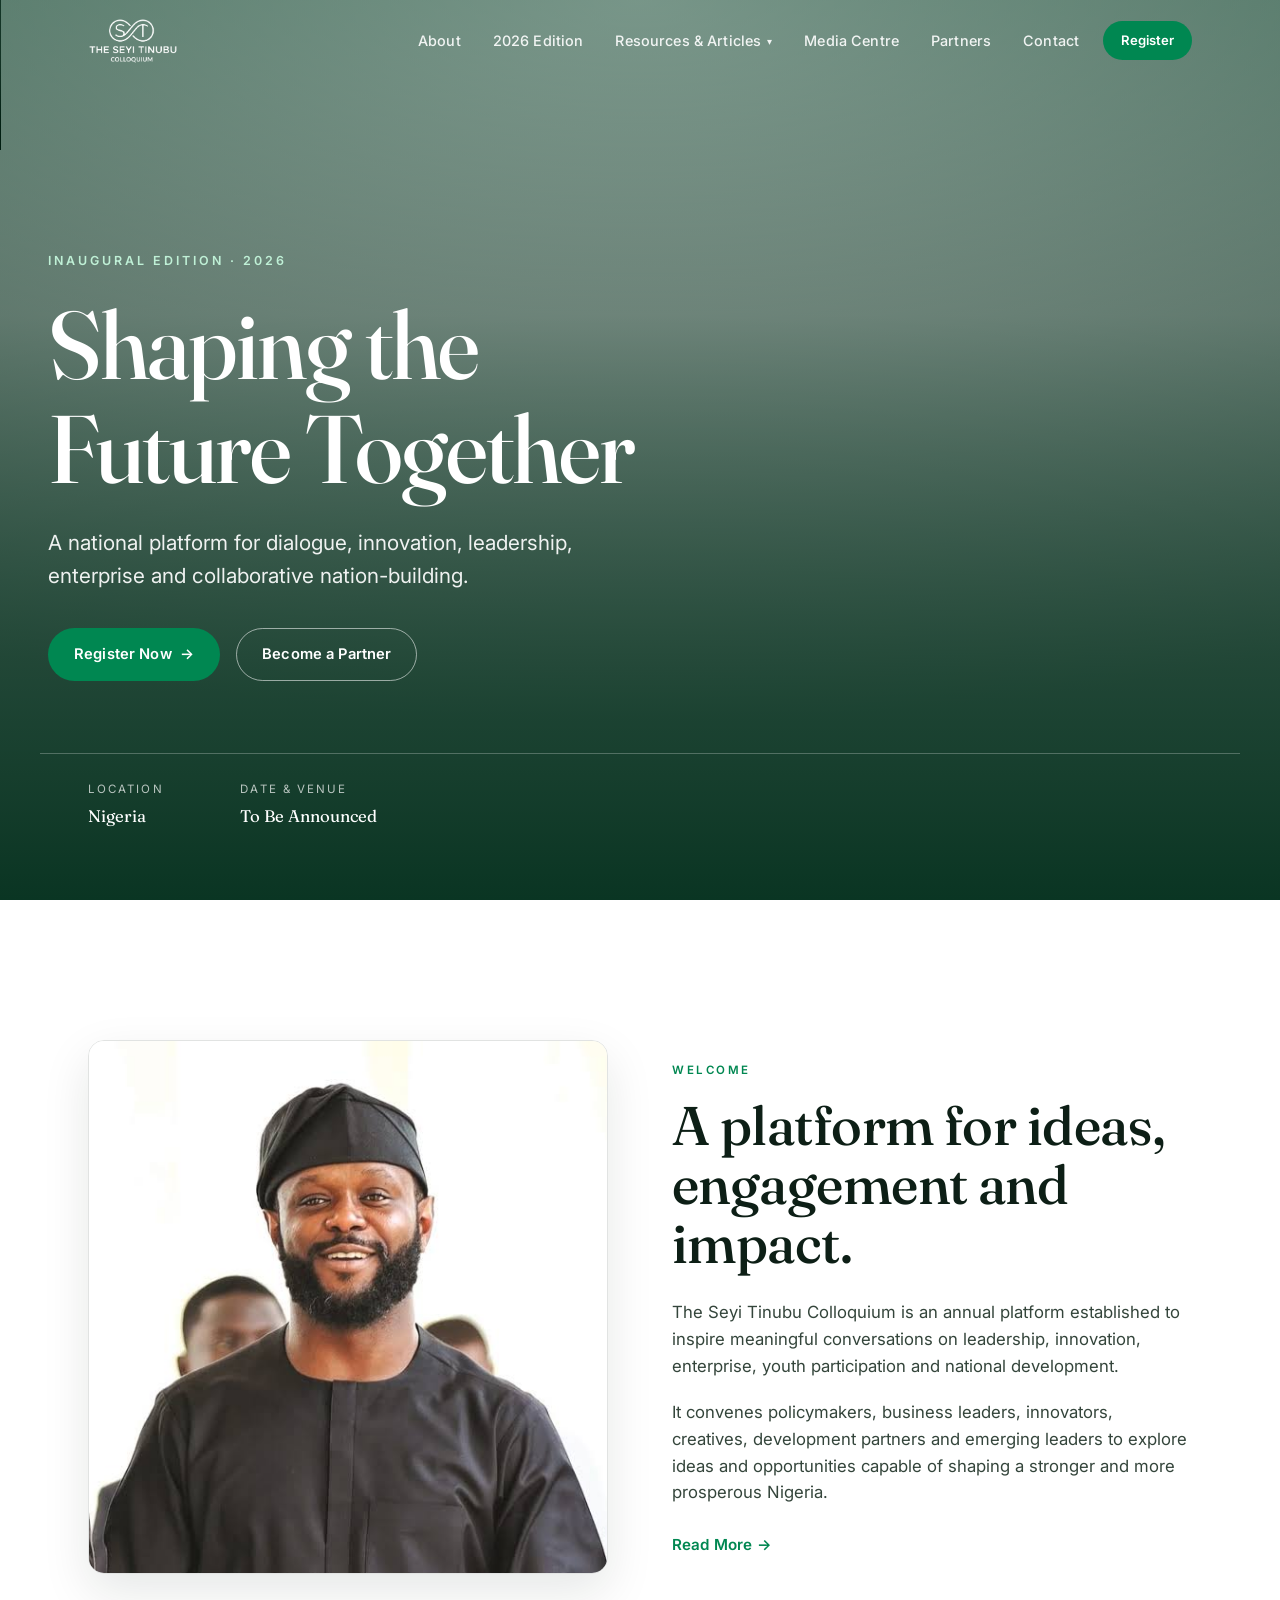
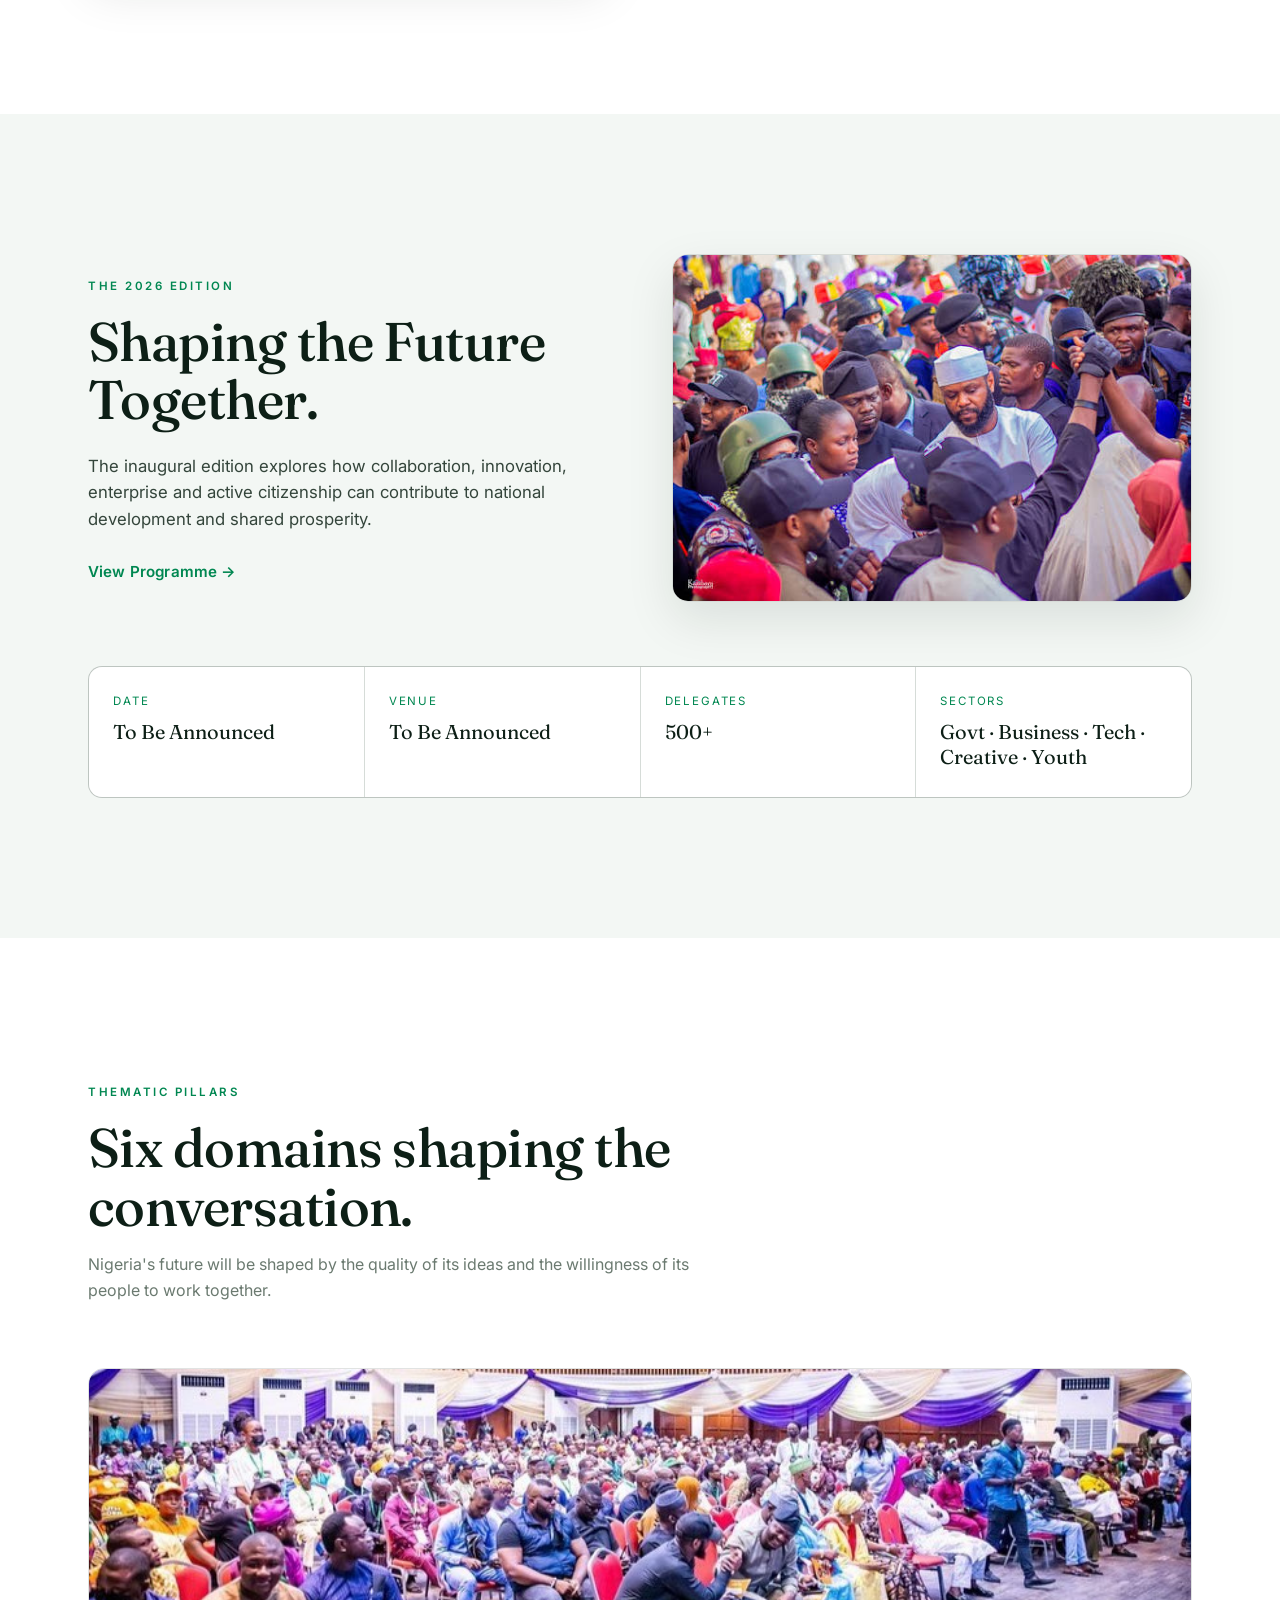
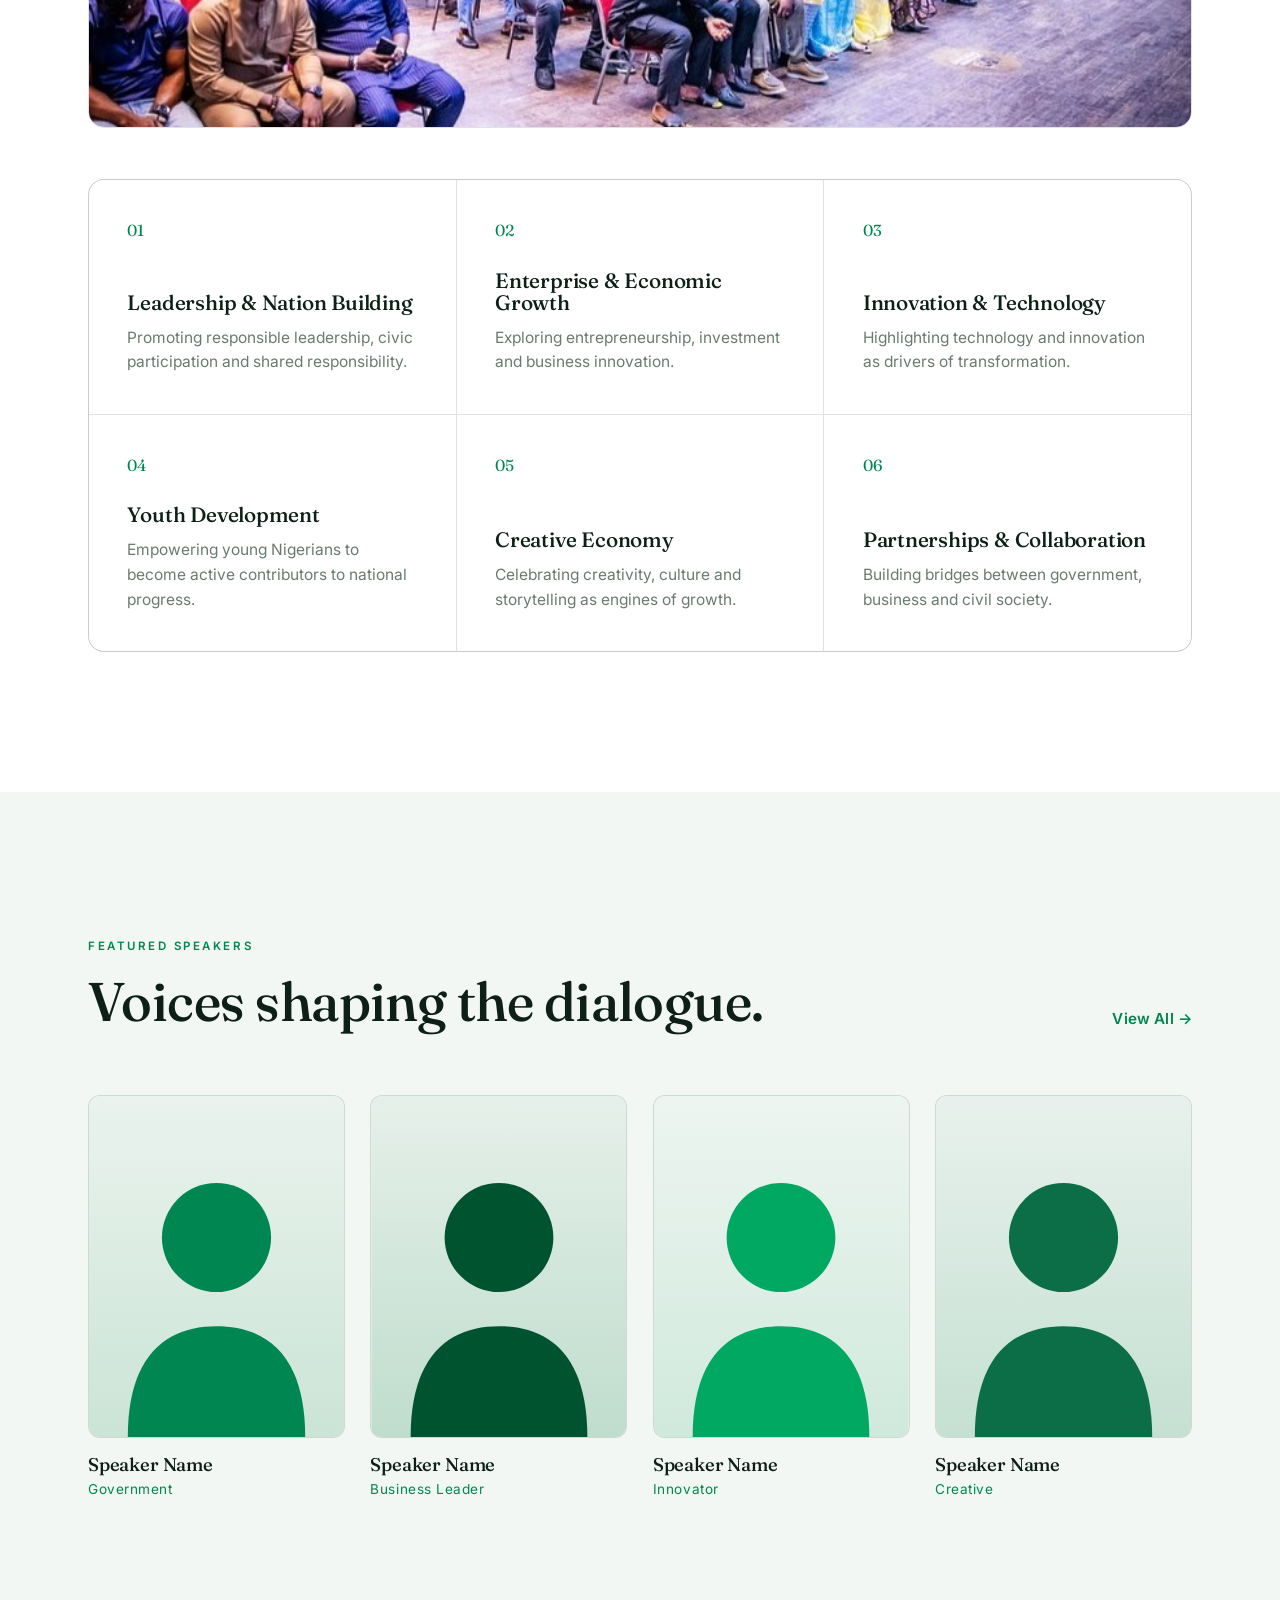
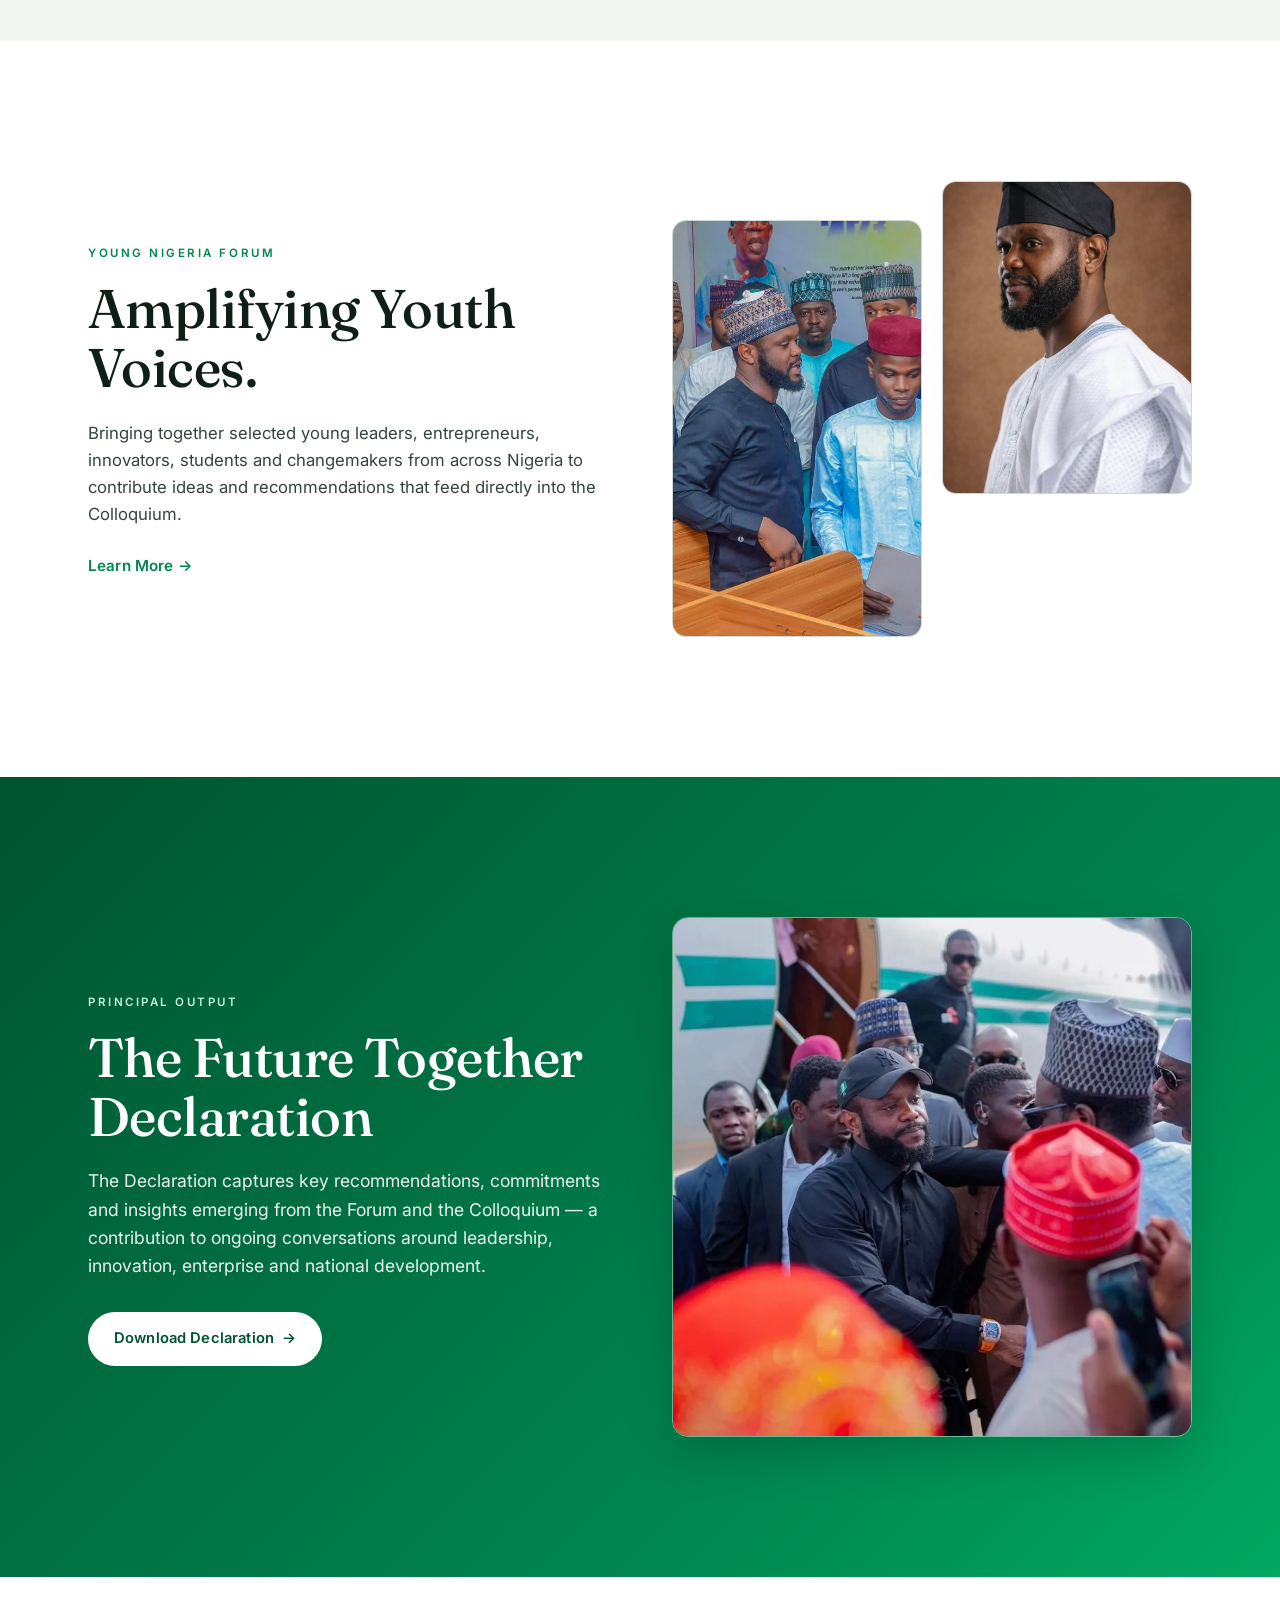
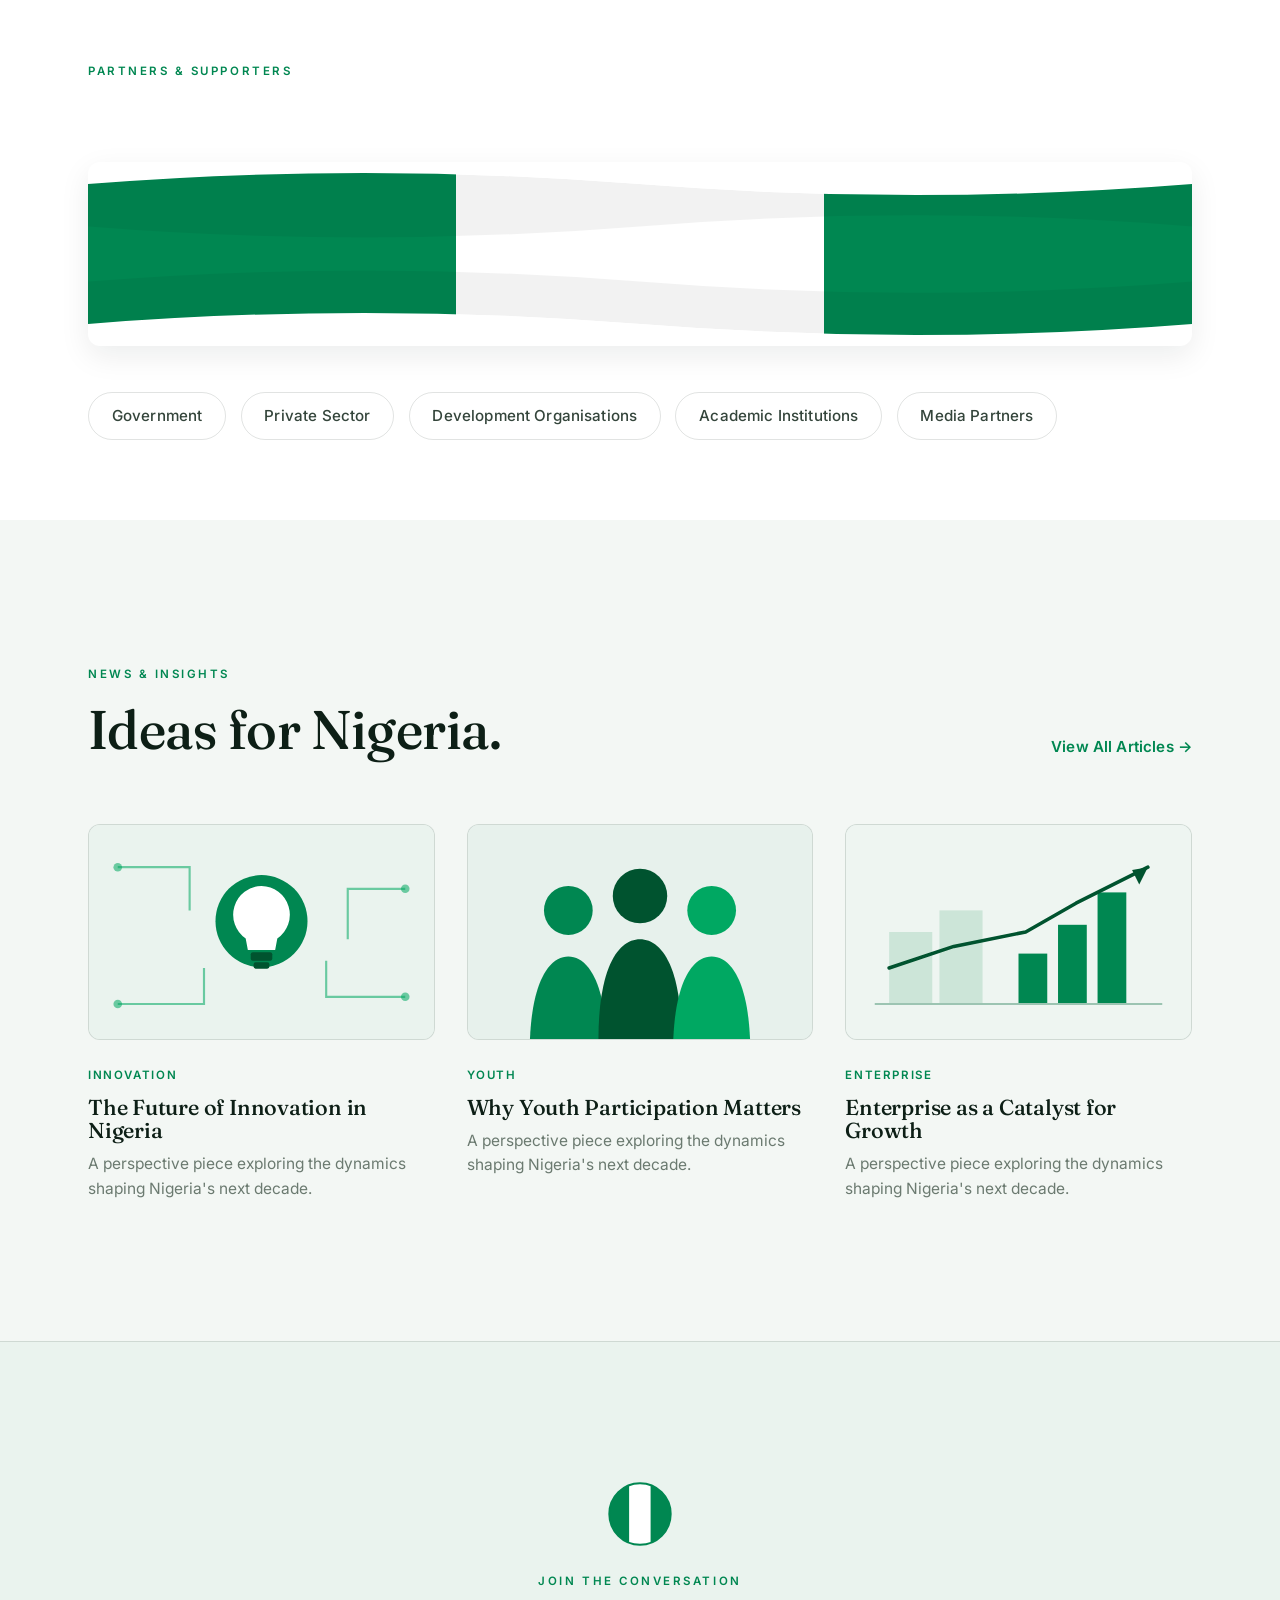
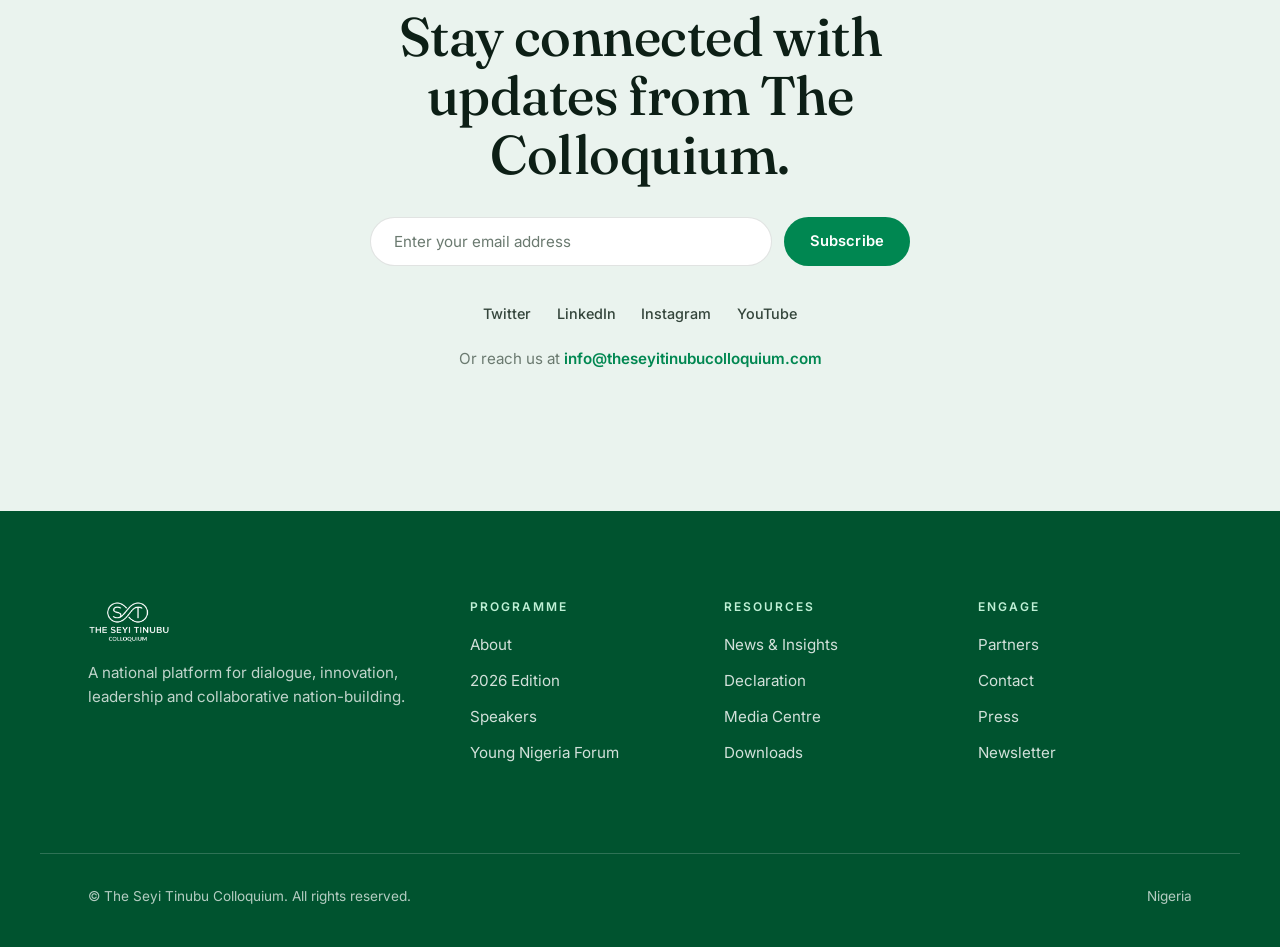
<file: index.html>
<!DOCTYPE html>
<html lang="en">
<head>
  <meta charset="UTF-8" />
  <meta name="viewport" content="width=device-width, initial-scale=1.0" />
  <title>The Seyi Tinubu Colloquium — Shaping the Future Together</title>
  <meta name="author" content="The Seyi Tinubu Colloquium" />
  <meta name="description" content="A national platform for dialogue, innovation, leadership, enterprise and collaborative nation-building." />
  <meta property="og:title" content="The Seyi Tinubu Colloquium" />
  <meta property="og:description" content="A national platform for dialogue, innovation, leadership, enterprise and collaborative nation-building." />
  <meta property="og:type" content="website" />
  <link rel="preconnect" href="https://fonts.googleapis.com" />
  <link rel="preconnect" href="https://fonts.gstatic.com" crossorigin />
  <link href="https://fonts.googleapis.com/css2?family=Fraunces:opsz,wght@9..144,400;9..144,500;9..144,600;9..144,700&family=Inter:wght@300;400;500;600;700&display=swap" rel="stylesheet" />
  <link rel="stylesheet" href="styles.css" />
</head>
<body>

  <!-- ===== Header / Nav ===== -->
  <header class="site-header" id="siteHeader">
    <div class="container nav-inner">
      <a href="#top" class="brand">
        <img class="brand-logo" src="assets/logo-trim.png" alt="The Seyi Tinubu Colloquium" />
      </a>

      <nav class="main-nav" id="mainNav">
        <a href="about.html">About</a>
        <a href="#programme">2026 Edition</a>
        <div class="nav-dd">
          <button type="button" class="nav-dd-trigger" aria-expanded="false" aria-haspopup="true">Resources &amp; Articles <span class="dd-caret" aria-hidden="true">▾</span></button>
          <div class="nav-dd-menu">
            <a href="#forum">Young Nigeria Forum</a>
            <a href="#declaration">Future Together Declaration</a>
            <a href="#news">Ideas For Nigeria</a>
          </div>
        </div>
        <a href="#">Media Centre</a>
        <a href="#partners">Partners</a>
        <a href="mailto:info@theseyitinubucolloquium.com">Contact</a>
      </nav>

      <div class="nav-actions">
        <a href="#register" class="btn btn-solid btn-sm">Register</a>
        <button class="nav-toggle" id="navToggle" aria-label="Toggle menu" aria-expanded="false">
          <span></span><span></span><span></span>
        </button>
      </div>
    </div>
  </header>
  <div class="nav-backdrop" id="navBackdrop" aria-hidden="true"></div>

  <!-- ===== Hero ===== -->
  <section class="hero" id="top">
    <div class="hero-media">

<video controls autoplay loop>
  <source src="assets/Seyi Tinubu Logo Animation_1.mp4" type="video/mp4">
</video>


<!-- <iframe width="853" height="480" src="https://www.youtube.com/embed/wetOPYiI0G4" title="10 INTERESTING FACTS ABOUT NIGERIA" frameborder="0" allow="accelerometer; autoplay; clipboard-write; encrypted-media; gyroscope; picture-in-picture; web-share" referrerpolicy="strict-origin-when-cross-origin" allowfullscreen></iframe> -->


      <!-- <iframe
        src="https://www.youtube.com/embed/wetOPYiI0G4?listType=playlist&list=PLOXw6I10VTv9Wp_e2N_n7m4&autoplay=1&mute=1&controls=0&loop=1&modestbranding=1&playsinline=1&rel=0&showinfo=0&iv_load_policy=3&disablekb=1"
        title="Background"
        frameborder="0"
        allow="autoplay; encrypted-media"
        allowfullscreen
        tabindex="-1"
        aria-hidden="true"></iframe> -->
    </div>
    <div class="hero-overlay"></div>

    <div class="container hero-content">
      <p class="eyebrow reveal">Inaugural Edition · 2026</p>
      <h1 class="hero-title reveal">Shaping the<br />Future Together</h1>
      <p class="hero-lead reveal">A national platform for dialogue, innovation, leadership, enterprise and collaborative nation-building.</p>
      <div class="hero-cta reveal">
        <a href="#register" class="btn btn-solid">Register Now <span class="arrow">→</span></a>
        <a href="#partner" class="btn btn-ghost">Become a Partner</a>
      </div>
    </div>

    <div class="container hero-meta">
      <div class="hero-meta-item">
        <span class="meta-label">Location</span>
        <span class="meta-value">Nigeria</span>
      </div>
      <div class="hero-meta-item">
        <span class="meta-label">Date &amp; Venue</span>
        <span class="meta-value">To Be Announced</span>
      </div>
    </div>
  </section>

  <!-- ===== Welcome / About ===== -->
  <section class="section about" id="about">
    <div class="container grid-2 grid-2--align">
      <figure class="section-media reveal">
        <img src="assets/st2.jpeg" alt="Nigerian national flag emblem" loading="lazy" />
      </figure>
      <div class="about-right reveal">
        <span class="kicker">Welcome</span>
        <h2 class="section-title">A platform for ideas, engagement and impact.</h2><br/>
        <p>The Seyi Tinubu Colloquium is an annual platform established to inspire meaningful conversations on leadership, innovation, enterprise, youth participation and national development.</p>
        <p>It convenes policymakers, business leaders, innovators, creatives, development partners and emerging leaders to explore ideas and opportunities capable of shaping a stronger and more prosperous Nigeria.</p>
        <a href="about.html" class="text-link">Read More →</a>
      </div>
    </div>
  </section>

  <!-- ===== 2026 Edition ===== -->
  <section class="section edition" id="programme">
    <div class="container">
      <div class="grid-2 grid-2--align edition-top">
        <div class="edition-left reveal">
          <span class="kicker">The 2026 Edition</span>
          <h2 class="section-title">Shaping the Future Together.</h2>
          <p class="muted">The inaugural edition explores how collaboration, innovation, enterprise and active citizenship can contribute to national development and shared prosperity.</p>
          <a href="#programme" class="text-link">View Programme →</a>
        </div>
        <figure class="section-media reveal">
          <img src="assets/st5.jpeg" alt="Illustration of Abuja, Nigeria's capital, with Aso Rock" loading="lazy" />
        </figure>
      </div>
      <div class="edition-right reveal">
        <div class="stat-grid stat-grid--wide">
          <div class="stat-card">
            <span class="stat-label">Date</span>
            <span class="stat-value">To Be Announced</span>
          </div>
          <div class="stat-card">
            <span class="stat-label">Venue</span>
            <span class="stat-value">To Be Announced</span>
          </div>
          <div class="stat-card">
            <span class="stat-label">Delegates</span>
            <span class="stat-value">500+</span>
          </div>
          <div class="stat-card">
            <span class="stat-label">Sectors</span>
            <span class="stat-value">Govt · Business · Tech · Creative · Youth</span>
          </div>
        </div>
      </div>
    </div>
  </section>

  <!-- ===== Thematic Pillars ===== -->
  <section class="section pillars">
    <div class="container">
      <div class="section-head reveal">
        <span class="kicker">Thematic Pillars</span>
        <h2 class="section-title">Six domains shaping the conversation.</h2>
        <p class="muted lead-narrow">Nigeria's future will be shaped by the quality of its ideas and the willingness of its people to work together.</p>
      </div>

      <figure class="banner reveal">
        <img src="assets/Seyi-Tinubu-55.jpg" alt="Nigerians from different sectors working together" loading="lazy" />
      </figure>

      <div class="pillar-grid">
        <article class="pillar reveal">
          <span class="pillar-num">01</span>
          <h3>Leadership &amp; Nation Building</h3>
          <p>Promoting responsible leadership, civic participation and shared responsibility.</p>
        </article>
        <article class="pillar reveal">
          <span class="pillar-num">02</span>
          <h3>Enterprise &amp; Economic Growth</h3>
          <p>Exploring entrepreneurship, investment and business innovation.</p>
        </article>
        <article class="pillar reveal">
          <span class="pillar-num">03</span>
          <h3>Innovation &amp; Technology</h3>
          <p>Highlighting technology and innovation as drivers of transformation.</p>
        </article>
        <article class="pillar reveal">
          <span class="pillar-num">04</span>
          <h3>Youth Development</h3>
          <p>Empowering young Nigerians to become active contributors to national progress.</p>
        </article>
        <article class="pillar reveal">
          <span class="pillar-num">05</span>
          <h3>Creative Economy</h3>
          <p>Celebrating creativity, culture and storytelling as engines of growth.</p>
        </article>
        <article class="pillar reveal">
          <span class="pillar-num">06</span>
          <h3>Partnerships &amp; Collaboration</h3>
          <p>Building bridges between government, business and civil society.</p>
        </article>
      </div>
    </div>
  </section>

  <!-- ===== Featured Speakers ===== -->
  <section class="section speakers" id="speakers">
    <div class="container">
      <div class="section-head row-head reveal">
        <div>
          <span class="kicker">Featured Speakers</span>
          <h2 class="section-title">Voices shaping the dialogue.</h2>
        </div>
        <a href="#speakers" class="text-link">View All →</a>
      </div>

      <div class="speaker-grid">
        <article class="speaker-card reveal">
          <div class="speaker-photo"><img src="images/speaker-1.svg" alt="Speaker placeholder portrait" loading="lazy" /></div>
          <h4>Speaker Name</h4>
          <span class="speaker-role">Government</span>
        </article>
        <article class="speaker-card reveal">
          <div class="speaker-photo"><img src="images/speaker-2.svg" alt="Speaker placeholder portrait" loading="lazy" /></div>
          <h4>Speaker Name</h4>
          <span class="speaker-role">Business Leader</span>
        </article>
        <article class="speaker-card reveal">
          <div class="speaker-photo"><img src="images/speaker-3.svg" alt="Speaker placeholder portrait" loading="lazy" /></div>
          <h4>Speaker Name</h4>
          <span class="speaker-role">Innovator</span>
        </article>
        <article class="speaker-card reveal">
          <div class="speaker-photo"><img src="images/speaker-4.svg" alt="Speaker placeholder portrait" loading="lazy" /></div>
          <h4>Speaker Name</h4>
          <span class="speaker-role">Creative</span>
        </article>
      </div>
    </div>
  </section>

  <!-- ===== Young Nigeria Forum ===== -->
  <section class="section forum" id="forum">
    <div class="container grid-2 grid-2--align">
      <div class="forum-left reveal">
        <span class="kicker">Young Nigeria Forum</span>
        <h2 class="section-title">Amplifying Youth Voices.</h2>
        <p class="muted">Bringing together selected young leaders, entrepreneurs, innovators, students and changemakers from across Nigeria to contribute ideas and recommendations that feed directly into the Colloquium.</p>
        <a href="#forum" class="text-link">Learn More →</a>
      </div>
      <div class="forum-right reveal">
        <figure class="forum-img forum-img--tall"><img src="assets/st5.jpg" alt="Young Nigerians collaborating" loading="lazy" /></figure>
        <figure class="forum-img"><img src="assets/st1.jpeg" alt="Young Nigerian entrepreneur with an idea" loading="lazy" /></figure>
      </div>
    </div>
  </section>

  <!-- ===== Declaration ===== -->
  <section class="section declaration" id="declaration">
    <div class="container grid-2 grid-2--align">
      <div class="declaration-inner reveal">
        <span class="kicker kicker--light">Principal Output

        </span>
        <h2 class="section-title">The Future Together Declaration</h2>
        <p>The Declaration captures key recommendations, commitments and insights emerging from the Forum and the Colloquium — a contribution to ongoing conversations around leadership, innovation, enterprise and national development.</p>
        <a href="#" class="btn btn-solid">Download Declaration <span class="arrow">→</span></a>
      </div>
      <figure class="section-media reveal">
        <img src="assets/seyi1.jpg" alt="The Future Together Declaration document with national seal" loading="lazy" />
      </figure>
    </div>
  </section>

  <!-- ===== Partners ===== -->
  <section class="section partners" id="partners">
    <div class="container">
      <div class="section-head reveal">
        <span class="kicker">Partners &amp; Supporters</span>
      </div>
      <figure class="partners-flag reveal">
        <img src="images/partners-flag.svg" alt="The Nigerian national flag" loading="lazy" />
      </figure>
      <div class="partner-row reveal">
        <span>Government</span>
        <span>Private Sector</span>
        <span>Development Organisations</span>
        <span>Academic Institutions</span>
        <span>Media Partners</span>
      </div>
    </div>
  </section>

  <!-- ===== News & Insights ===== -->
  <section class="section news" id="news">
    <div class="container">
      <div class="section-head row-head reveal">
        <div>
          <span class="kicker">News &amp; Insights</span>
          <h2 class="section-title">Ideas for Nigeria.</h2>
        </div>
        <a href="#" class="text-link">View All Articles →</a>
      </div>

      <div class="news-grid">
        <article class="news-card reveal">
          <div class="news-img"><img src="images/news-innovation.svg" alt="Innovation in Nigeria" loading="lazy" /></div>
          <span class="tag">Innovation</span>
          <h3>The Future of Innovation in Nigeria</h3>
          <p>A perspective piece exploring the dynamics shaping Nigeria's next decade.</p>
        </article>
        <article class="news-card reveal">
          <div class="news-img"><img src="images/news-youth.svg" alt="Youth participation" loading="lazy" /></div>
          <span class="tag">Youth</span>
          <h3>Why Youth Participation Matters</h3>
          <p>A perspective piece exploring the dynamics shaping Nigeria's next decade.</p>
        </article>
        <article class="news-card reveal">
          <div class="news-img"><img src="images/news-enterprise.svg" alt="Enterprise as a catalyst for growth" loading="lazy" /></div>
          <span class="tag">Enterprise</span>
          <h3>Enterprise as a Catalyst for Growth</h3>
          <p>A perspective piece exploring the dynamics shaping Nigeria's next decade.</p>
        </article>
      </div>
    </div>
  </section>

  <!-- ===== Newsletter / Register ===== -->
  <section class="section subscribe" id="register">
    <div class="container subscribe-inner reveal">
      <figure class="subscribe-flag"><img src="images/subscribe-flag.svg" alt="Nigeria" /></figure>
      <span class="kicker">Join the Conversation</span>
      <h2 class="section-title">Stay connected with updates from The Colloquium.</h2>
      <form class="subscribe-form" id="subscribeForm">
        <input type="email" name="email" placeholder="Enter your email address" required />
        <button type="submit" class="btn btn-solid">Subscribe</button>
      </form>
      <p class="form-note" id="formNote" hidden>Thanks — you're on the list.</p>
      <div class="social-row">
        <a href="#">Twitter</a>
        <a href="#">LinkedIn</a>
        <a href="#">Instagram</a>
        <a href="#">YouTube</a>
      </div>
      <p class="contact-email">Or reach us at <a href="mailto:info@theseyitinubucolloquium.com">info@theseyitinubucolloquium.com</a></p>
    </div>
  </section>

  <!-- ===== Footer ===== -->
  <footer class="site-footer">
    <div class="container footer-grid">
      <div class="footer-brand">
        <a href="#top" class="brand">
          <img class="brand-logo" src="assets/logo-trim.png" alt="The Seyi Tinubu Colloquium" />
        </a>
        <p>A national platform for dialogue, innovation, leadership and collaborative nation-building.</p>
      </div>

      <div class="footer-col">
        <h5>Programme</h5>
        <ul>
          <li><a href="#about">About</a></li>
          <li><a href="#programme">2026 Edition</a></li>
          <li><a href="#speakers">Speakers</a></li>
          <li><a href="#forum">Young Nigeria Forum</a></li>
        </ul>
      </div>

      <div class="footer-col">
        <h5>Resources</h5>
        <ul>
          <li><a href="#">News &amp; Insights</a></li>
          <li><a href="#">Declaration</a></li>
          <li><a href="#">Media Centre</a></li>
          <li><a href="#">Downloads</a></li>
        </ul>
      </div>

      <div class="footer-col">
        <h5>Engage</h5>
        <ul>
          <li><a href="#partners">Partners</a></li>
          <li><a href="mailto:info@theseyitinubucolloquium.com">Contact</a></li>
          <li><a href="#">Press</a></li>
          <li><a href="#register">Newsletter</a></li>
        </ul>
      </div>
    </div>
    <div class="container footer-bottom">
      <span>© The Seyi Tinubu Colloquium. All rights reserved.</span>
      <span>Nigeria</span>
    </div>
  </footer>

  <script src="script.js"></script>
</body>
</html>
</file>
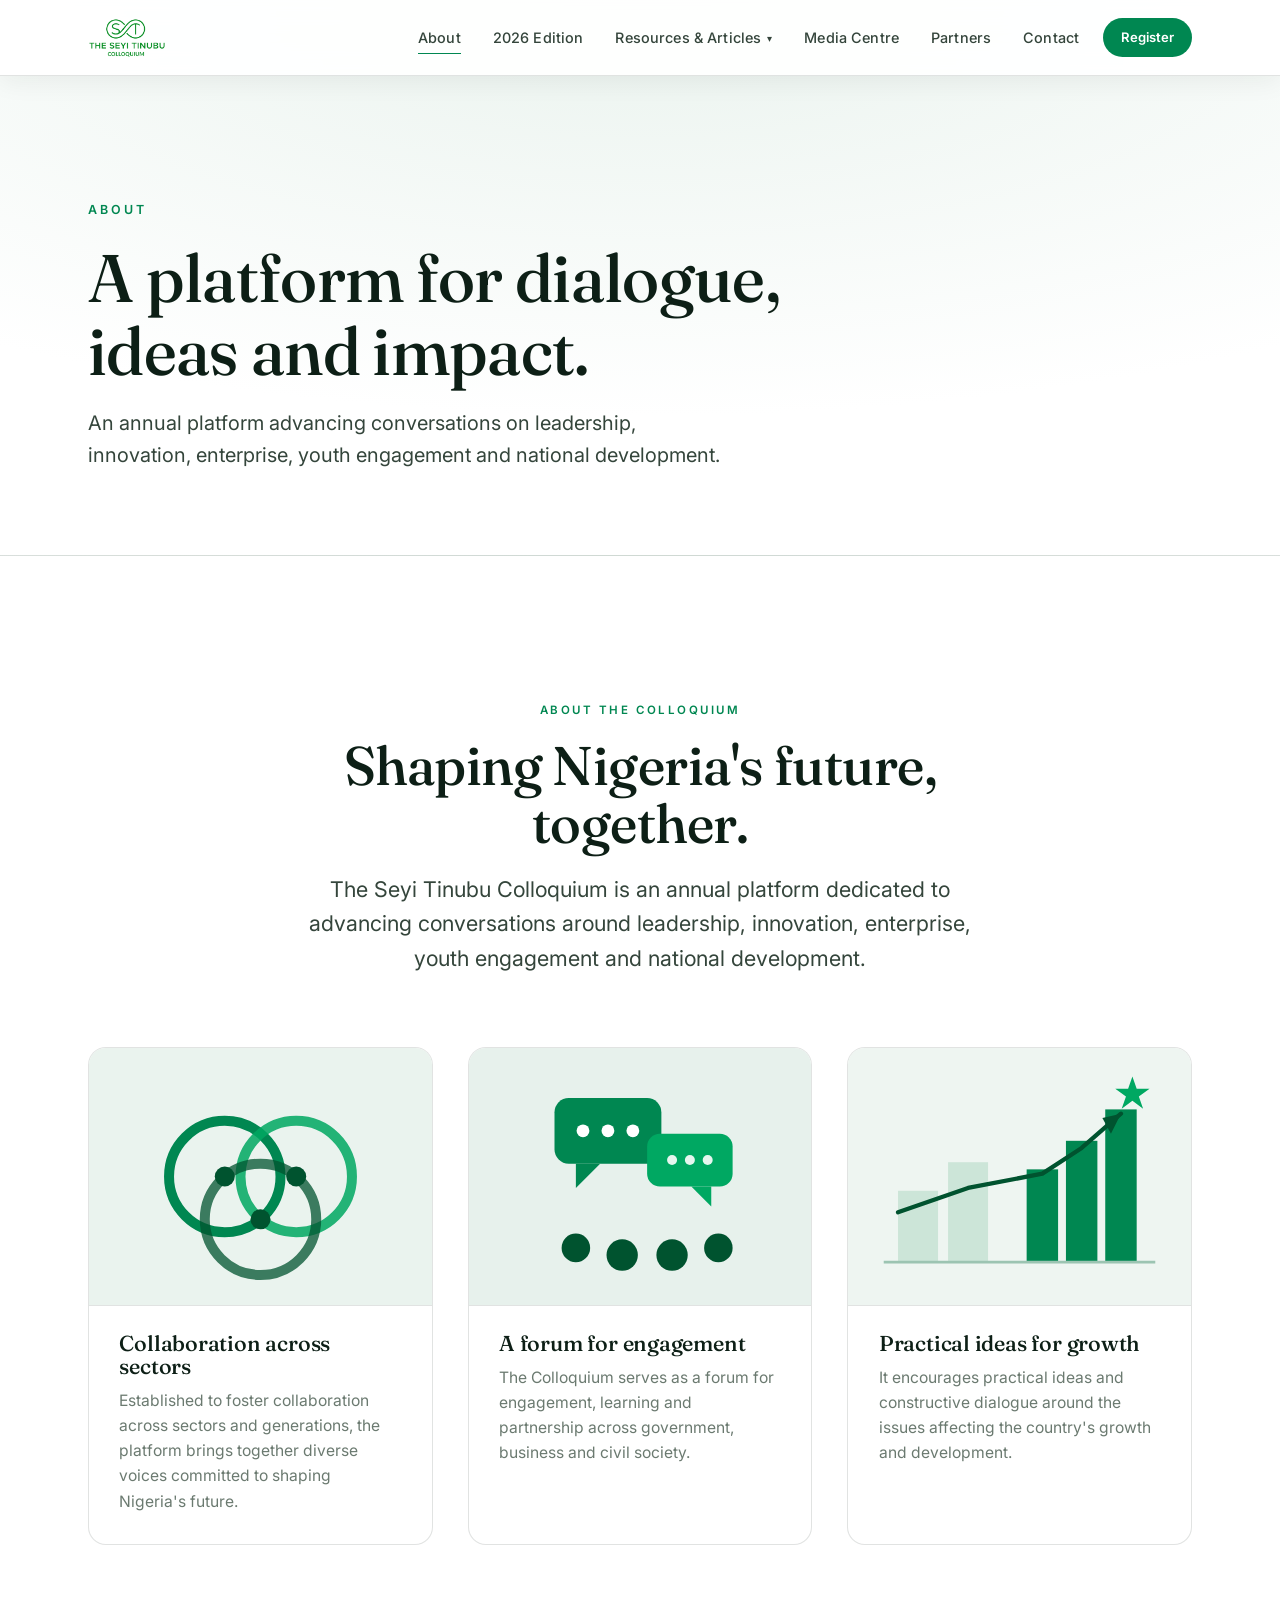
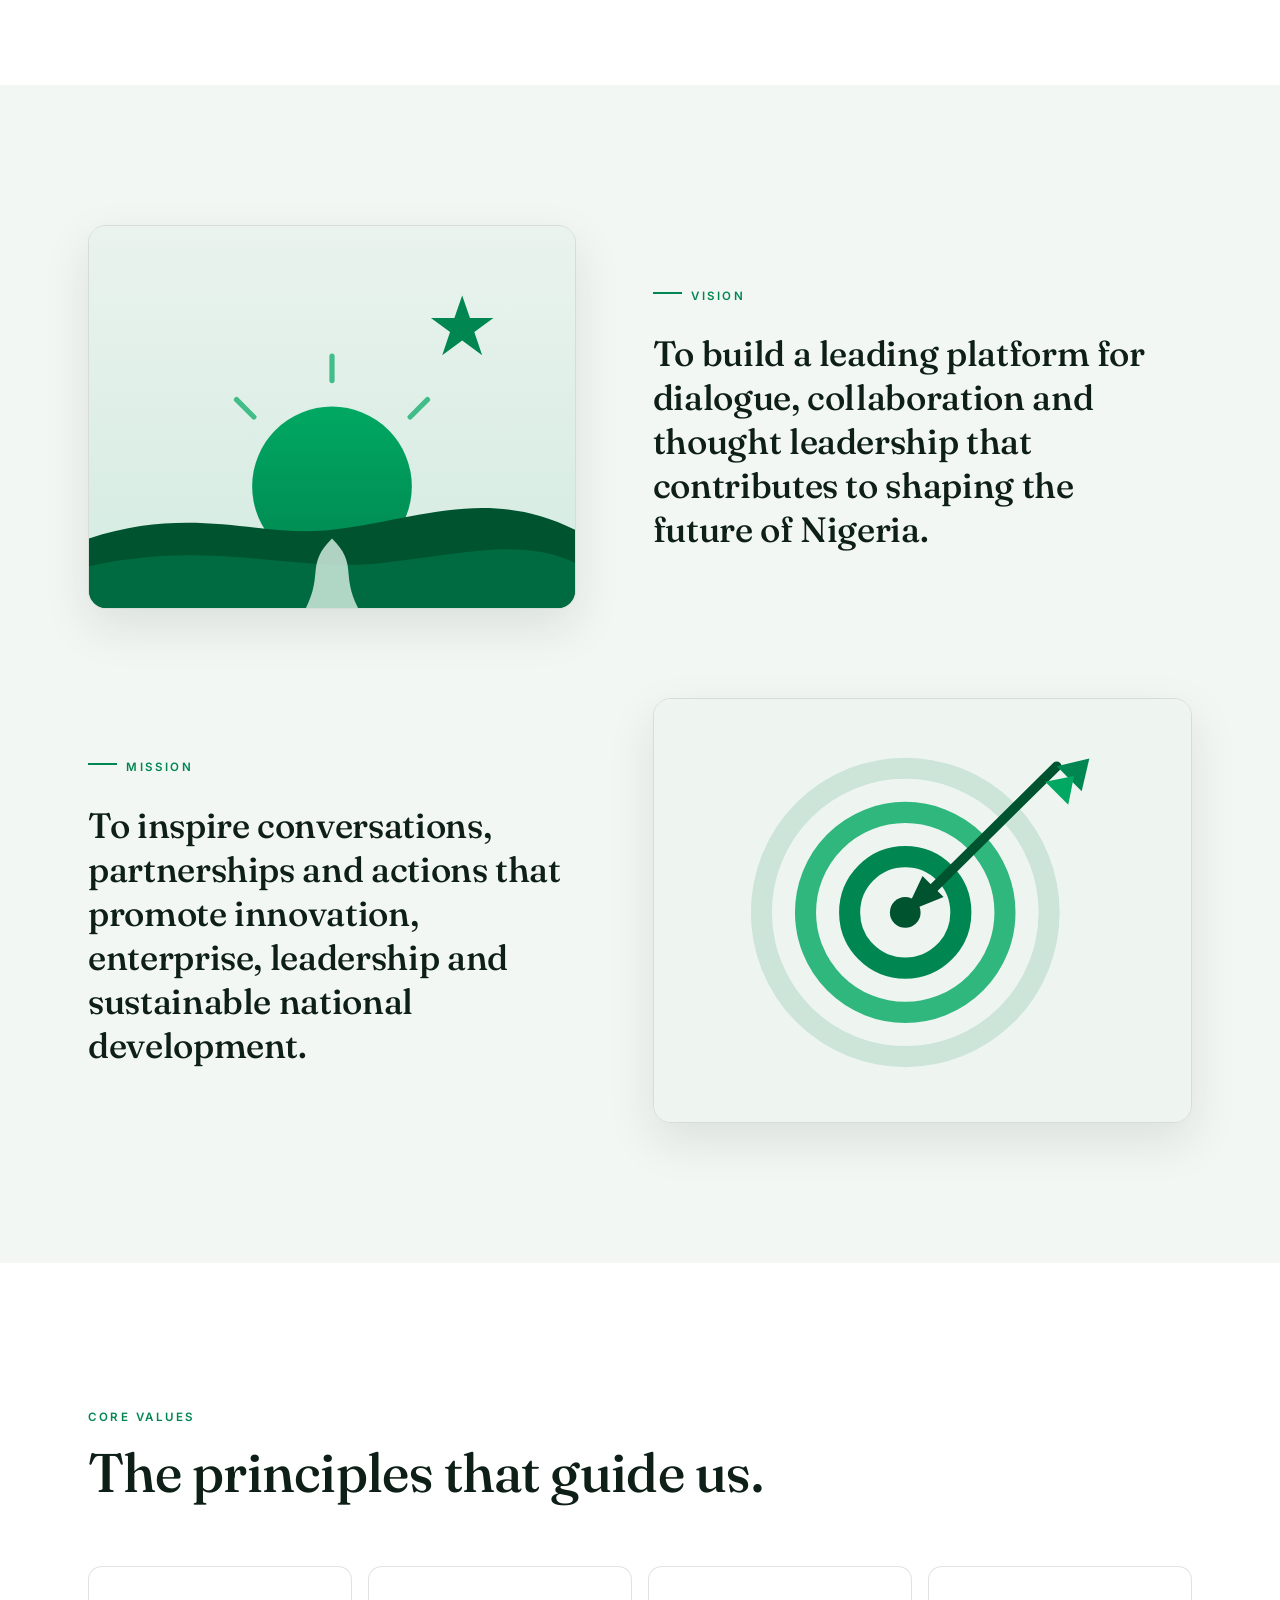
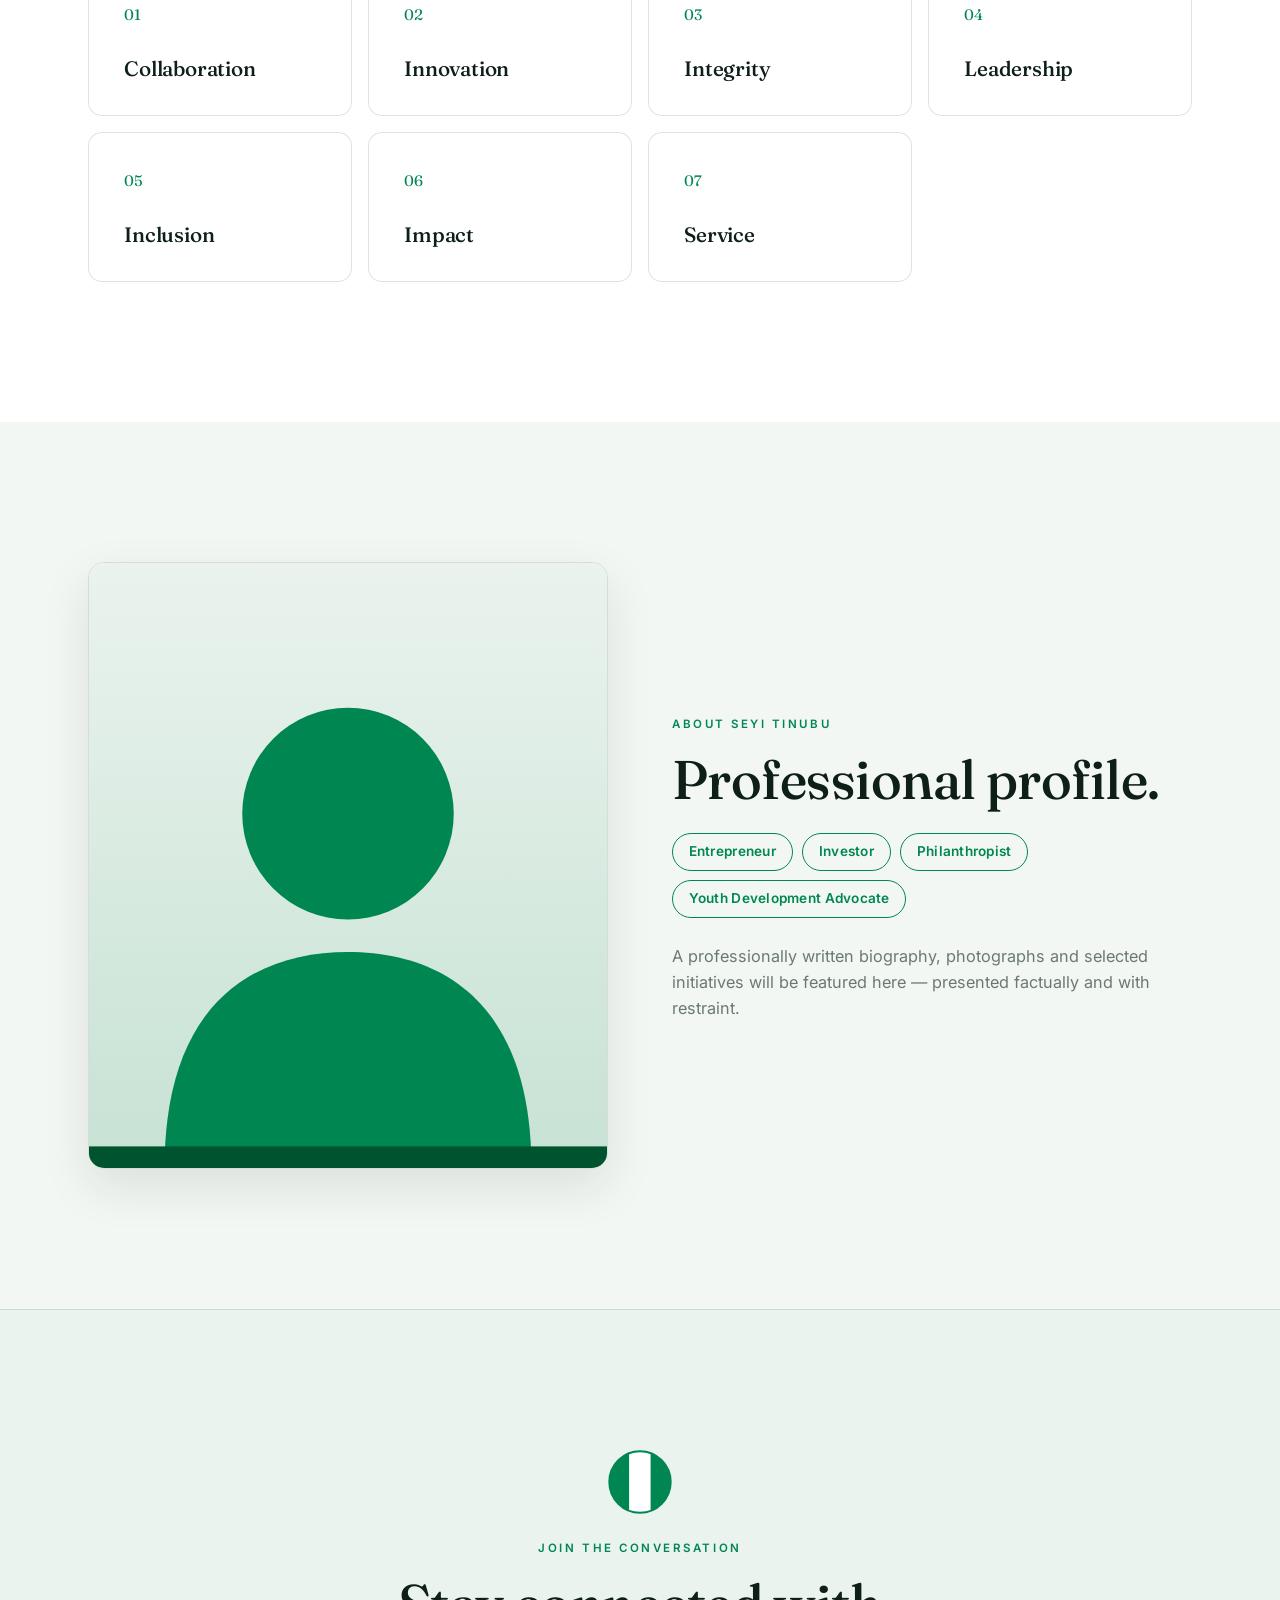
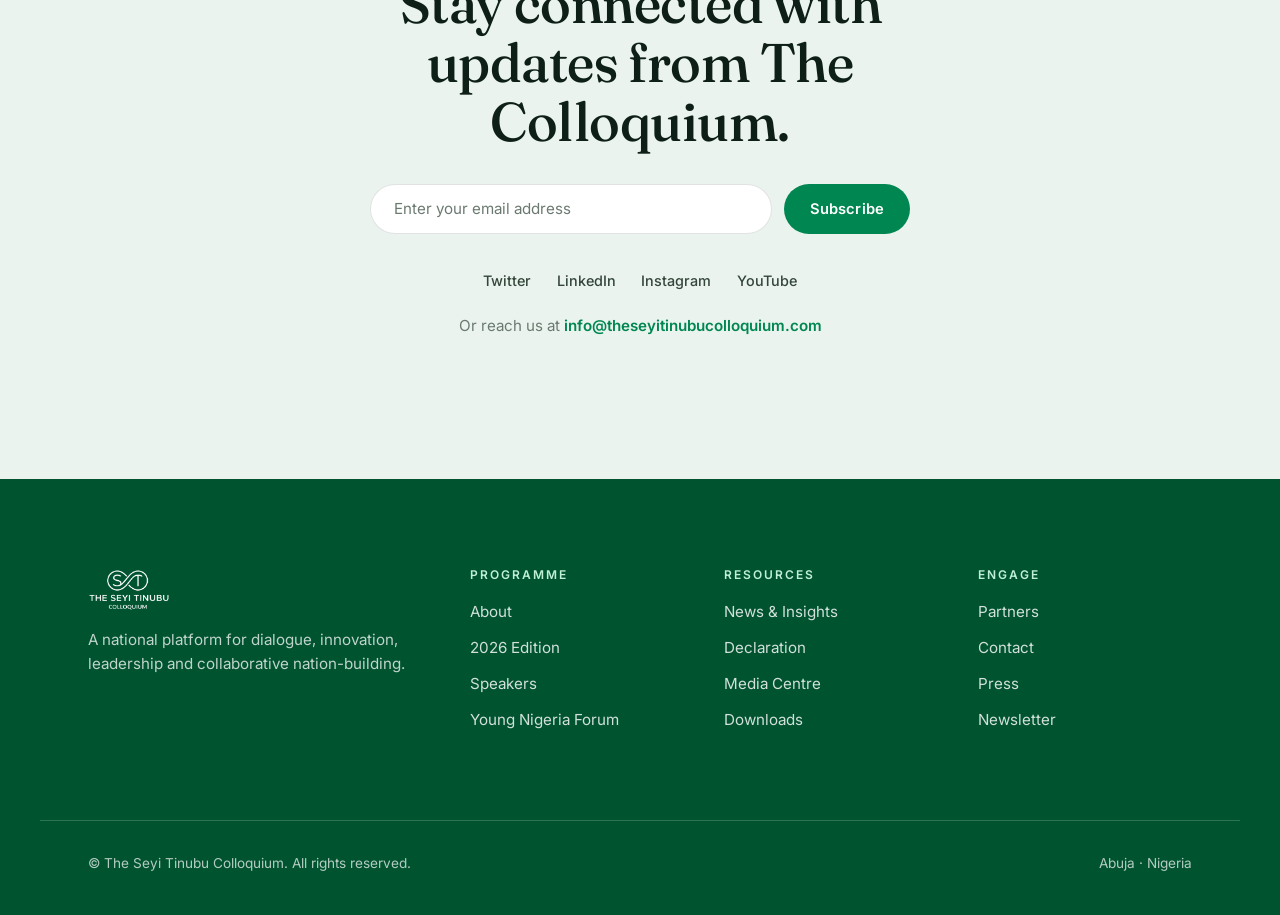
<file: about.html>
<!DOCTYPE html>
<html lang="en">
<head>
  <meta charset="UTF-8" />
  <meta name="viewport" content="width=device-width, initial-scale=1.0" />
  <title>About — The Seyi Tinubu Colloquium</title>
  <meta name="description" content="About The Seyi Tinubu Colloquium — an annual platform for dialogue, innovation, leadership, enterprise and collaborative nation-building." />
  <link rel="preconnect" href="https://fonts.googleapis.com" />
  <link rel="preconnect" href="https://fonts.gstatic.com" crossorigin />
  <link href="https://fonts.googleapis.com/css2?family=Fraunces:opsz,wght@9..144,400;9..144,500;9..144,600;9..144,700&family=Inter:wght@300;400;500;600;700&display=swap" rel="stylesheet" />
  <link rel="stylesheet" href="styles.css" />
</head>
<body>

  <!-- ===== Header / Nav ===== -->
  <header class="site-header solid" id="siteHeader">
    <div class="container nav-inner">
      <a href="index.html" class="brand">
        <img class="brand-logo" src="assets/logo-trim.png" alt="The Seyi Tinubu Colloquium" />
      </a>

      <nav class="main-nav" id="mainNav">
        <a href="about.html" class="active">About</a>
        <a href="index.html#programme">2026 Edition</a>
        <div class="nav-dd">
          <button type="button" class="nav-dd-trigger" aria-expanded="false" aria-haspopup="true">Resources &amp; Articles <span class="dd-caret" aria-hidden="true">▾</span></button>
          <div class="nav-dd-menu">
            <a href="index.html#forum">Young Nigeria Forum</a>
            <a href="index.html#declaration">Future Together Declaration</a>
            <a href="index.html#news">Ideas For Nigeria</a>
          </div>
        </div>
        <a href="index.html#">Media Centre</a>
        <a href="index.html#partners">Partners</a>
        <a href="mailto:info@theseyitinubucolloquium.com">Contact</a>
      </nav>

      <div class="nav-actions">
        <a href="index.html#register" class="btn btn-solid btn-sm">Register</a>
        <button class="nav-toggle" id="navToggle" aria-label="Toggle menu" aria-expanded="false">
          <span></span><span></span><span></span>
        </button>
      </div>
    </div>
  </header>
  <div class="nav-backdrop" id="navBackdrop" aria-hidden="true"></div>

  <!-- ===== Page header ===== -->
  <section class="page-header">
    <div class="container">
      <p class="eyebrow reveal">About</p>
      <h1 class="page-title reveal">A platform for dialogue,<br />ideas and impact.</h1>
      <p class="page-lead reveal">An annual platform advancing conversations on leadership, innovation, enterprise, youth engagement and national development.</p>
    </div>
  </section>

  <!-- ===== About the Colloquium ===== -->
  <section class="section about-intro" id="about">
    <div class="container">
      <div class="about-intro-head reveal">
        <span class="kicker">About The Colloquium</span>
        <h2 class="section-title">Shaping Nigeria's future, together.</h2>
        <p class="about-lead">The Seyi Tinubu Colloquium is an annual platform dedicated to advancing conversations around leadership, innovation, enterprise, youth engagement and national development.</p>
      </div>

      <div class="about-cards">
        <article class="about-card reveal">
          <figure class="about-card-img"><img src="images/about-collaboration.svg" alt="Collaboration across sectors" loading="lazy" /></figure>
          <h3>Collaboration across sectors</h3>
          <p>Established to foster collaboration across sectors and generations, the platform brings together diverse voices committed to shaping Nigeria's future.</p>
        </article>
        <article class="about-card reveal">
          <figure class="about-card-img"><img src="images/about-engagement.svg" alt="Engagement, learning and partnership" loading="lazy" /></figure>
          <h3>A forum for engagement</h3>
          <p>The Colloquium serves as a forum for engagement, learning and partnership across government, business and civil society.</p>
        </article>
        <article class="about-card reveal">
          <figure class="about-card-img"><img src="images/about-growth.svg" alt="National growth and development" loading="lazy" /></figure>
          <h3>Practical ideas for growth</h3>
          <p>It encourages practical ideas and constructive dialogue around the issues affecting the country's growth and development.</p>
        </article>
      </div>
    </div>
  </section>

  <!-- ===== Vision & Mission ===== -->
  <section class="section vm">
    <div class="container">
      <div class="vm-split reveal">
        <figure class="vm-media"><img src="images/vision.svg" alt="Our vision" loading="lazy" /></figure>
        <div class="vm-text">
          <span class="kicker">Vision</span>
          <p class="vm-statement">To build a leading platform for dialogue, collaboration and thought leadership that contributes to shaping the future of Nigeria.</p>
        </div>
      </div>

      <div class="vm-split vm-split--rev reveal">
        <figure class="vm-media"><img src="images/mission.svg" alt="Our mission" loading="lazy" /></figure>
        <div class="vm-text">
          <span class="kicker">Mission</span>
          <p class="vm-statement">To inspire conversations, partnerships and actions that promote innovation, enterprise, leadership and sustainable national development.</p>
        </div>
      </div>
    </div>
  </section>

  <!-- ===== Core Values ===== -->
  <section class="section values">
    <div class="container">
      <div class="section-head reveal">
        <span class="kicker">Core Values</span>
        <h2 class="section-title">The principles that guide us.</h2>
      </div>
      <div class="value-grid">
        <div class="value-card reveal"><span class="value-num">01</span><h3>Collaboration</h3></div>
        <div class="value-card reveal"><span class="value-num">02</span><h3>Innovation</h3></div>
        <div class="value-card reveal"><span class="value-num">03</span><h3>Integrity</h3></div>
        <div class="value-card reveal"><span class="value-num">04</span><h3>Leadership</h3></div>
        <div class="value-card reveal"><span class="value-num">05</span><h3>Inclusion</h3></div>
        <div class="value-card reveal"><span class="value-num">06</span><h3>Impact</h3></div>
        <div class="value-card reveal"><span class="value-num">07</span><h3>Service</h3></div>
      </div>
    </div>
  </section>

  <!-- ===== About Seyi Tinubu ===== -->
  <section class="section profile" id="profile">
    <div class="container grid-2 grid-2--align">
      <figure class="section-media reveal">
        <img src="images/profile-seyi.svg" alt="Portrait of Seyi Tinubu — photograph to be added" loading="lazy" />
      </figure>
      <div class="profile-body reveal">
        <span class="kicker">About Seyi Tinubu</span>
        <h2 class="section-title">Professional profile.</h2>
        <div class="profile-tags">
          <span>Entrepreneur</span>
          <span>Investor</span>
          <span>Philanthropist</span>
          <span>Youth Development Advocate</span>
        </div>
        <p class="bio-note">A professionally written biography, photographs and selected initiatives will be featured here — presented factually and with restraint.</p>
      </div>
    </div>
  </section>

  <!-- ===== CTA ===== -->
  <section class="section subscribe" id="register">
    <div class="container subscribe-inner reveal">
      <figure class="subscribe-flag"><img src="images/subscribe-flag.svg" alt="Nigeria" /></figure>
      <span class="kicker">Join the Conversation</span>
      <h2 class="section-title">Stay connected with updates from The Colloquium.</h2>
      <form class="subscribe-form" id="subscribeForm">
        <input type="email" name="email" placeholder="Enter your email address" required />
        <button type="submit" class="btn btn-solid">Subscribe</button>
      </form>
      <p class="form-note" id="formNote" hidden>Thanks — you're on the list.</p>
      <div class="social-row">
        <a href="#">Twitter</a>
        <a href="#">LinkedIn</a>
        <a href="#">Instagram</a>
        <a href="#">YouTube</a>
      </div>
      <p class="contact-email">Or reach us at <a href="mailto:info@theseyitinubucolloquium.com">info@theseyitinubucolloquium.com</a></p>
    </div>
  </section>

  <!-- ===== Footer ===== -->
  <footer class="site-footer">
    <div class="container footer-grid">
      <div class="footer-brand">
        <a href="index.html" class="brand">
          <img class="brand-logo" src="assets/logo-trim.png" alt="The Seyi Tinubu Colloquium" />
        </a>
        <p>A national platform for dialogue, innovation, leadership and collaborative nation-building.</p>
      </div>

      <div class="footer-col">
        <h5>Programme</h5>
        <ul>
          <li><a href="about.html">About</a></li>
          <li><a href="index.html#programme">2026 Edition</a></li>
          <li><a href="index.html#speakers">Speakers</a></li>
          <li><a href="index.html#forum">Young Nigeria Forum</a></li>
        </ul>
      </div>

      <div class="footer-col">
        <h5>Resources</h5>
        <ul>
          <li><a href="index.html#news">News &amp; Insights</a></li>
          <li><a href="index.html#">Declaration</a></li>
          <li><a href="index.html#">Media Centre</a></li>
          <li><a href="index.html#">Downloads</a></li>
        </ul>
      </div>

      <div class="footer-col">
        <h5>Engage</h5>
        <ul>
          <li><a href="index.html#partners">Partners</a></li>
          <li><a href="mailto:info@theseyitinubucolloquium.com">Contact</a></li>
          <li><a href="index.html#">Press</a></li>
          <li><a href="index.html#register">Newsletter</a></li>
        </ul>
      </div>
    </div>
    <div class="container footer-bottom">
      <span>© The Seyi Tinubu Colloquium. All rights reserved.</span>
      <span>Abuja · Nigeria</span>
    </div>
  </footer>

  <script src="script.js"></script>
</body>
</html>
</file>
<file: styles.css>
/* ============================================================
   The Seyi Tinubu Colloquium — styles (White + Nigeria Green)
   ============================================================ */

:root {
  --bg: #ffffff;
  --bg-soft: #f3f7f4;
  --surface: #ffffff;
  --ink: #0d1f16;
  --ink-soft: #34453b;
  --muted: #6b7a70;
  --line: rgba(13, 31, 22, 0.12);
  --green: #008751;          /* Nigeria green */
  --green-bright: #00a862;
  --green-deep: #00532f;
  --green-tint: #eaf3ee;
  --maxw: 1200px;
  --ease: cubic-bezier(0.22, 1, 0.36, 1);
}

* { margin: 0; padding: 0; box-sizing: border-box; }

html { scroll-behavior: smooth; }

body {
  font-family: 'Inter', system-ui, sans-serif;
  background: var(--bg);
  color: var(--ink);
  line-height: 1.6;
  -webkit-font-smoothing: antialiased;
  overflow-x: hidden;
}

img { max-width: 100%; display: block; }

.container {
  width: 100%;
  max-width: var(--maxw);
  margin: 0 auto;
  padding: 0 clamp(20px, 5vw, 48px);
}

h1, h2, h3, h4, h5 {
  font-family: 'Fraunces', Georgia, serif;
  font-weight: 500;
  line-height: 1.08;
  letter-spacing: -0.01em;
  color: var(--ink);
}

.section {
  padding: clamp(72px, 11vw, 140px) 0;
  position: relative;
}

.section-title {
  font-size: clamp(2rem, 4.4vw, 3.4rem);
  color: var(--ink);
}

.kicker {
  display: inline-block;
  font-family: 'Inter', sans-serif;
  font-size: 0.72rem;
  font-weight: 600;
  letter-spacing: 0.22em;
  text-transform: uppercase;
  color: var(--green);
  margin-bottom: 1.1rem;
}
.kicker--light { color: #bff0d6; }

.muted { color: var(--muted); }
.lead-narrow { max-width: 640px; margin-top: 1rem; }

/* ---------- Buttons ---------- */
.btn {
  display: inline-flex;
  align-items: center;
  gap: 0.55em;
  font-family: 'Inter', sans-serif;
  font-size: 0.92rem;
  font-weight: 600;
  letter-spacing: 0.01em;
  padding: 0.95em 1.7em;
  border-radius: 100px;
  text-decoration: none;
  border: 1px solid transparent;
  cursor: pointer;
  transition: transform 0.3s var(--ease), background 0.3s var(--ease), color 0.3s var(--ease), border-color 0.3s var(--ease);
}
.btn-sm { padding: 0.6em 1.25em; font-size: 0.82rem; }
.btn-solid { background: var(--green); color: #ffffff; }
.btn-solid:hover { background: var(--green-deep); transform: translateY(-2px); }
.btn-ghost { background: transparent; color: #ffffff; border-color: rgba(255,255,255,0.55); }
.btn-ghost:hover { border-color: #fff; background: rgba(255,255,255,0.12); }
.btn .arrow { transition: transform 0.3s var(--ease); }
.btn:hover .arrow { transform: translateX(4px); }

.text-link {
  display: inline-flex;
  align-items: center;
  color: var(--green);
  font-weight: 600;
  font-size: 0.95rem;
  text-decoration: none;
  letter-spacing: 0.01em;
  transition: color 0.25s var(--ease);
  white-space: nowrap;
}
.text-link:hover { color: var(--green-deep); }

/* ---------- Header ---------- */
.site-header {
  position: fixed;
  top: 0; left: 0; right: 0;
  z-index: 100;
  padding: 1.1rem 0;
  transition: background 0.4s var(--ease), padding 0.4s var(--ease), border-color 0.4s var(--ease), box-shadow 0.4s var(--ease);
  border-bottom: 1px solid transparent;
}
.site-header.scrolled {
  background: rgba(255, 255, 255, 0.9);
  backdrop-filter: blur(14px);
  -webkit-backdrop-filter: blur(14px);
  padding: 0.65rem 0;
  border-bottom-color: var(--line);
  box-shadow: 0 6px 24px rgba(13, 31, 22, 0.06);
}
.nav-inner { display: flex; align-items: center; justify-content: space-between; gap: 1.5rem; }

/* Over the hero video the brand/nav are light; once scrolled onto white they go dark */
.brand { display: flex; align-items: center; gap: 0.7rem; text-decoration: none; color: #ffffff; transition: color 0.4s var(--ease); }
.brand-mark {
  display: grid; place-items: center;
  width: 38px; height: 38px;
  border: 1px solid rgba(255,255,255,0.7);
  color: #ffffff;
  border-radius: 50%;
  font-family: 'Fraunces', serif;
  font-weight: 600;
  font-size: 0.95rem;
  letter-spacing: 0.02em;
  flex-shrink: 0;
  transition: color 0.4s var(--ease), border-color 0.4s var(--ease);
}
.brand-name { font-family: 'Fraunces', serif; font-size: 1.02rem; font-weight: 500; letter-spacing: 0.01em; }

/* Logo image */
.brand-logo { height: 46px; width: auto; display: block; transition: height 0.4s var(--ease), filter 0.4s var(--ease); }
/* Over the hero video the green logo is rendered white for contrast; on white it shows in brand green */
.site-header .brand-logo { filter: brightness(0) invert(1); }
.site-header.scrolled .brand-logo,
.site-header.solid .brand-logo { filter: none; height: 40px; }
/* Dark footer: render logo white */
.site-footer .brand-logo { height: 42px; filter: brightness(0) invert(1); }

.scrolled .brand { color: var(--ink); }
.scrolled .brand-mark { color: var(--green); border-color: var(--green); }

.main-nav { display: flex; gap: 2rem; margin-left: auto; }
.main-nav a {
  color: rgba(255,255,255,0.9);
  text-decoration: none;
  font-size: 0.9rem;
  font-weight: 500;
  letter-spacing: 0.01em;
  position: relative;
  transition: color 0.25s var(--ease);
}
.main-nav a::after {
  content: ''; position: absolute; left: 0; bottom: -5px;
  width: 0; height: 1px; background: var(--green);
  transition: width 0.3s var(--ease);
}
.main-nav a:hover { color: #fff; }
.main-nav a:hover::after { width: 100%; }
.scrolled .main-nav a { color: var(--ink-soft); }
.scrolled .main-nav a:hover { color: var(--green); }

/* ---------- Nav dropdown (desktop) ---------- */
.nav-dd { position: relative; display: inline-flex; align-items: center; }
.nav-dd-trigger {
  font-family: 'Inter', sans-serif;
  font-size: 0.9rem; font-weight: 500; letter-spacing: 0.01em;
  color: rgba(255, 255, 255, 0.9);
  background: none; border: none; cursor: pointer;
  display: inline-flex; align-items: center; gap: 0.4em;
  padding: 0;
  transition: color 0.25s var(--ease);
}
.dd-caret { font-size: 0.7em; transition: transform 0.3s var(--ease); }
.nav-dd:hover .dd-caret, .nav-dd:focus-within .dd-caret { transform: rotate(180deg); }
.nav-dd-trigger:hover { color: #fff; }
.scrolled .main-nav .nav-dd-trigger,
.site-header.solid .main-nav .nav-dd-trigger { color: var(--ink-soft); }
.scrolled .main-nav .nav-dd-trigger:hover,
.site-header.solid .main-nav .nav-dd-trigger:hover { color: var(--green); }

.nav-dd-menu {
  position: absolute; top: 100%; left: 50%;
  transform: translateX(-50%) translateY(10px);
  min-width: 252px;
  background: #ffffff;
  border: 1px solid var(--line);
  border-radius: 14px;
  box-shadow: 0 20px 50px rgba(13, 31, 22, 0.14);
  padding: 0.55rem;
  margin-top: 0.7rem;
  opacity: 0; visibility: hidden; pointer-events: none;
  transition: opacity 0.3s var(--ease), transform 0.3s var(--ease), visibility 0.3s var(--ease);
  z-index: 120;
}
.nav-dd-menu::before {
  content: ''; position: absolute; left: 0; right: 0; top: -0.9rem; height: 0.9rem;
}
.nav-dd:hover .nav-dd-menu, .nav-dd:focus-within .nav-dd-menu {
  opacity: 1; visibility: visible; pointer-events: auto;
  transform: translateX(-50%) translateY(0);
}
.nav-dd-menu a {
  display: block;
  font-family: 'Inter', sans-serif;
  font-size: 0.92rem; font-weight: 500;
  color: var(--ink-soft);
  padding: 0.72em 0.95em;
  border-radius: 9px;
  white-space: nowrap;
  transition: background 0.25s var(--ease), color 0.25s var(--ease);
}
.nav-dd-menu a::after { display: none; }
.nav-dd-menu a:hover { background: var(--green-tint); color: var(--green); }

.nav-actions { display: flex; align-items: center; gap: 1rem; }

.nav-toggle { display: none; background: none; border: none; cursor: pointer; flex-direction: column; gap: 5px; padding: 6px; }
.nav-toggle span { width: 24px; height: 2px; background: #ffffff; transition: transform 0.3s var(--ease), opacity 0.3s var(--ease), background 0.3s var(--ease); }
.scrolled .nav-toggle span { background: var(--ink); }
.nav-toggle.open span { background: var(--ink); }
.nav-toggle.open span:nth-child(1) { transform: translateY(7px) rotate(45deg); }
.nav-toggle.open span:nth-child(2) { opacity: 0; }
.nav-toggle.open span:nth-child(3) { transform: translateY(-7px) rotate(-45deg); }

/* Mobile nav backdrop */
.nav-backdrop {
  position: fixed; inset: 0; z-index: 90;
  background: rgba(13, 31, 22, 0.5);
  backdrop-filter: blur(3px);
  -webkit-backdrop-filter: blur(3px);
  opacity: 0; visibility: hidden;
  transition: opacity 0.4s var(--ease), visibility 0.4s var(--ease);
  display: none;
}
body.nav-lock { overflow: hidden; }

/* ---------- Hero ---------- */
.hero {
  position: relative;
  min-height: 100vh;
  display: flex;
  flex-direction: column;
  justify-content: flex-end;
  padding-bottom: clamp(36px, 6vw, 70px);
  overflow: hidden;
  color: #ffffff;
}
.hero-media { position: absolute; inset: 0; z-index: 0; }
.hero-media iframe {
  position: absolute;
  top: 50%; left: 50%;
  width: 100vw; height: 56.25vw;          /* 16:9 */
  min-height: 100vh; min-width: 177.77vh;  /* cover */
  transform: translate(-50%, -50%);
  pointer-events: none;
  border: 0;
}
.hero-overlay {
  position: absolute; inset: 0; z-index: 1;
  background:
    linear-gradient(180deg, rgba(0,60,34,0.45) 0%, rgba(0,40,22,0.35) 35%, rgba(0,45,26,0.9) 100%),
    radial-gradient(120% 80% at 50% 0%, rgba(0,40,22,0.15), rgba(0,40,22,0.6));
}
.hero-content { position: relative; z-index: 2; max-width: 1300px; margin-top:150px;}
.eyebrow {
  font-size: 0.78rem; font-weight: 600; letter-spacing: 0.24em; text-transform: uppercase;
  color: #bff0d6; margin-bottom: 1.4rem;
}
.hero-title {
  font-size: clamp(2.8rem, 8vw, 6rem);
  font-weight: 500;
  letter-spacing: -0.02em;
  margin-bottom: 1.6rem;
  color: #ffffff;
}
.hero-lead {
  font-size: clamp(1.05rem, 1.8vw, 1.3rem);
  color: rgba(255,255,255,0.92);
  max-width: 580px;
  margin-bottom: 2.2rem;
}
.hero-cta { display: flex; flex-wrap: wrap; gap: 1rem; }

.hero-meta {
  position: relative; z-index: 2;
  display: flex; gap: clamp(2rem, 6vw, 5rem);
  margin-top: clamp(2.5rem, 6vw, 4.5rem);
  padding-top: 1.6rem;
  border-top: 1px solid rgba(255,255,255,0.25);
}
.hero-meta-item { display: flex; flex-direction: column; gap: 0.3rem; }
.meta-label { font-size: 0.72rem; letter-spacing: 0.18em; text-transform: uppercase; color: rgba(255,255,255,0.7); }
.meta-value { font-family: 'Fraunces', serif; font-size: 1.05rem; color: #ffffff; }

/* ---------- Grid helpers ---------- */
.grid-2 {
  display: grid;
  grid-template-columns: 1fr 1fr;
  gap: clamp(2rem, 5vw, 5rem);
}
.grid-2--align { align-items: center; }

/* ---------- Media frames ---------- */
.section-media { margin: 0; }
.section-media img {
  width: 100%; height: auto; display: block;
  border-radius: 16px;
  border: 1px solid var(--line);
  box-shadow: 0 18px 48px rgba(13, 31, 22, 0.10);
}
.declaration .section-media img { border-color: rgba(255,255,255,0.4); box-shadow: 0 18px 48px rgba(0,0,0,0.18); }

.banner {
  margin: 0 0 clamp(2.2rem, 4vw, 3.2rem);
  border-radius: 16px;
  overflow: hidden;
  border: 1px solid var(--line);
}
.banner img { width: 100%; height: auto; display: block; }

.partners-flag {
  margin: 0 0 clamp(1.8rem, 3vw, 2.6rem);
  border-radius: 12px;
  overflow: hidden;
  box-shadow: 0 10px 30px rgba(13, 31, 22, 0.08);
}
.partners-flag img { width: 100%; height: auto; display: block; }

.subscribe-flag { width: 64px; margin: 0 auto 1.3rem; }
.subscribe-flag img { width: 100%; height: auto; display: block; }

/* ---------- About ---------- */
.about { background: var(--bg); }
.about-right p { color: var(--ink-soft); margin-bottom: 1.2rem; font-size: 1.05rem; }
.about-right .text-link { margin-top: 0.5rem; }

/* ---------- 2026 Edition ---------- */
.edition { background: var(--bg-soft); }
.edition-left p { margin: 1.4rem 0 1.6rem; font-size: 1.05rem; color: var(--ink-soft); }
.stat-grid { display: grid; grid-template-columns: 1fr 1fr; gap: 1px; background: var(--line); border: 1px solid var(--line); border-radius: 14px; overflow: hidden; }
.stat-grid--wide { grid-template-columns: repeat(4, 1fr); margin-top: clamp(2.2rem, 5vw, 4rem); }
.stat-card { background: var(--surface); padding: 1.6rem 1.5rem; display: flex; flex-direction: column; gap: 0.5rem; min-height: 130px; }
.stat-label { font-size: 0.72rem; letter-spacing: 0.16em; text-transform: uppercase; color: var(--green); }
.stat-value { font-family: 'Fraunces', serif; font-size: 1.25rem; color: var(--ink); line-height: 1.25; }

/* ---------- Section head ---------- */
.section-head { max-width: 760px; margin-bottom: clamp(2.5rem, 5vw, 4rem); }
.row-head { display: flex; align-items: flex-end; justify-content: space-between; gap: 2rem; max-width: 100%; }

/* ---------- Pillars ---------- */
.pillars { background: var(--bg); }
.pillar-grid { display: grid; grid-template-columns: repeat(3, 1fr); gap: 1px; background: var(--line); border: 1px solid var(--line); border-radius: 16px; overflow: hidden; }
.pillar {
  background: var(--surface);
  padding: clamp(1.8rem, 3vw, 2.6rem);
  min-height: 230px;
  display: flex; flex-direction: column;
  transition: background 0.4s var(--ease);
}
.pillar:hover { background: var(--green-tint); }
.pillar-num { font-family: 'Fraunces', serif; font-size: 1rem; color: var(--green); margin-bottom: auto; }
.pillar h3 { font-size: 1.3rem; margin: 1.6rem 0 0.7rem; color: var(--ink); }
.pillar p { color: var(--muted); font-size: 0.97rem; }

/* ---------- Speakers ---------- */
.speakers { background: var(--bg-soft); }
.speaker-grid { display: grid; grid-template-columns: repeat(4, 1fr); gap: 1.6rem; }
.speaker-card { display: flex; flex-direction: column; }
.speaker-photo {
  aspect-ratio: 3 / 4;
  border-radius: 12px;
  margin-bottom: 1.1rem;
  background: var(--green-tint);
  border: 1px solid var(--line);
  position: relative;
  overflow: hidden;
}
.speaker-photo img { width: 100%; height: 100%; object-fit: cover; display: block; }
.speaker-card h4 { font-size: 1.15rem; color: var(--ink); margin-bottom: 0.25rem; }
.speaker-role { font-size: 0.85rem; color: var(--green); letter-spacing: 0.04em; }

/* ---------- Forum ---------- */
.forum { background: var(--bg); }
.forum-left p { margin: 1.4rem 0 1.6rem; font-size: 1.05rem; color: var(--ink-soft); }
.forum-right { display: grid; grid-template-columns: 1fr 1fr; gap: 1.2rem; align-items: start; }
.forum-img {
  margin: 0;
  border-radius: 14px;
  aspect-ratio: 4 / 5;
  background: var(--green-tint);
  border: 1px solid var(--line);
  overflow: hidden;
}
.forum-img img { width: 100%; height: 100%; object-fit: cover; display: block; }
.forum-img--tall { aspect-ratio: 3 / 5; margin-top: 2.4rem; }

/* ---------- Declaration ---------- */
.declaration {
  background: linear-gradient(135deg, var(--green-deep), var(--green) 70%, var(--green-bright));
  color: #ffffff;
}
.declaration .section-title { color: #ffffff; }
.declaration-inner { max-width: 760px; }
.declaration-inner p { color: rgba(255,255,255,0.92); font-size: 1.1rem; margin: 1.3rem 0 2rem; }
.declaration .btn-solid { background: #ffffff; color: var(--green-deep); }
.declaration .btn-solid:hover { background: #eaf3ee; }

/* ---------- Partners ---------- */
.partners { background: var(--bg); padding-top: clamp(48px, 7vw, 80px); padding-bottom: clamp(48px, 7vw, 80px); }
.partner-row {
  display: flex; flex-wrap: wrap; align-items: center;
  gap: 0.9rem;
  padding-top: 0.5rem;
}
.partner-row span {
  display: inline-flex;
  align-items: center;
  font-family: 'Inter', sans-serif;
  font-size: 0.95rem;
  font-weight: 500;
  letter-spacing: 0.01em;
  color: var(--ink-soft);
  background: transparent;
  border: 1px solid var(--line);
  border-radius: 100px;
  padding: 0.7em 1.5em;
  cursor: pointer;
  transition: color 0.3s var(--ease), border-color 0.3s var(--ease), background 0.3s var(--ease), transform 0.3s var(--ease);
}
.partner-row span:hover {
  color: var(--green);
  border-color: var(--green);
  background: var(--green-tint);
  transform: translateY(-2px);
}

/* ---------- News ---------- */
.news { background: var(--bg-soft); }
.news-grid { display: grid; grid-template-columns: repeat(3, 1fr); gap: 2rem; }
.news-card .news-img {
  aspect-ratio: 16 / 10;
  border-radius: 12px;
  margin-bottom: 1.3rem;
  background: var(--green-tint);
  border: 1px solid var(--line);
  overflow: hidden;
  transition: transform 0.45s var(--ease);
}
.news-card .news-img img { width: 100%; height: 100%; object-fit: cover; display: block; }
.news-card:hover .news-img { transform: translateY(-4px); }
.tag {
  display: inline-block;
  font-size: 0.72rem; font-weight: 600; letter-spacing: 0.14em; text-transform: uppercase;
  color: var(--green); margin-bottom: 0.7rem;
}
.news-card h3 { font-size: 1.35rem; color: var(--ink); margin-bottom: 0.6rem; }
.news-card p { color: var(--muted); font-size: 0.97rem; }

/* ---------- Subscribe ---------- */
.subscribe {
  background: var(--green-tint);
  border-top: 1px solid var(--line);
  text-align: center;
}
.subscribe-inner { max-width: 720px; margin: 0 auto; }
.subscribe-form {
  display: flex; gap: 0.7rem; flex-wrap: wrap; justify-content: center;
  margin: 2rem auto 1rem; max-width: 540px;
}
.subscribe-form input {
  flex: 1; min-width: 240px;
  background: #ffffff;
  border: 1px solid var(--line);
  border-radius: 100px;
  padding: 0.95em 1.5em;
  color: var(--ink);
  font-family: inherit; font-size: 0.95rem;
  transition: border-color 0.3s var(--ease);
}
.subscribe-form input:focus { outline: none; border-color: var(--green); }
.subscribe-form input::placeholder { color: var(--muted); }
.form-note { color: var(--green-deep); font-weight: 600; font-size: 0.95rem; margin-top: 0.5rem; }
.social-row { display: flex; gap: 1.6rem; justify-content: center; margin-top: 2.2rem; }
.social-row a { color: var(--ink-soft); text-decoration: none; font-size: 0.9rem; font-weight: 500; transition: color 0.25s var(--ease); }
.social-row a:hover { color: var(--green); }
.contact-email { margin-top: 1.4rem; color: var(--muted); font-size: 0.95rem; }
.contact-email a { color: var(--green); font-weight: 600; text-decoration: none; transition: color 0.25s var(--ease); }
.contact-email a:hover { color: var(--green-deep); text-decoration: underline; }

/* ---------- Footer ---------- */
.site-footer { background: var(--green-deep); color: #ffffff; padding: clamp(56px, 8vw, 90px) 0 2.5rem; }
.site-footer .brand { color: #ffffff; }
.site-footer .brand-mark { color: #ffffff; border-color: rgba(255,255,255,0.6); }
.footer-grid { display: grid; grid-template-columns: 1.6fr 1fr 1fr 1fr; gap: 2.5rem; }
.footer-brand p { color: rgba(255,255,255,0.75); font-size: 0.95rem; margin-top: 1.1rem; max-width: 320px; }
.footer-col h5 { font-family: 'Inter', sans-serif; font-size: 0.75rem; font-weight: 600; letter-spacing: 0.16em; text-transform: uppercase; color: #bff0d6; margin-bottom: 1.1rem; }
.footer-col ul { list-style: none; }
.footer-col li { margin-bottom: 0.65rem; }
.footer-col a { color: rgba(255,255,255,0.82); text-decoration: none; font-size: 0.95rem; transition: color 0.25s var(--ease); }
.footer-col a:hover { color: #ffffff; }
.footer-bottom {
  display: flex; justify-content: space-between; flex-wrap: wrap; gap: 1rem;
  margin-top: clamp(3rem, 6vw, 5rem); padding-top: 2rem;
  border-top: 1px solid rgba(255,255,255,0.18);
  color: rgba(255,255,255,0.7); font-size: 0.85rem;
}

/* ---------- Solid header (interior pages) ---------- */
.site-header.solid {
  background: rgba(255, 255, 255, 0.92);
  backdrop-filter: blur(14px);
  -webkit-backdrop-filter: blur(14px);
  border-bottom-color: var(--line);
  box-shadow: 0 6px 24px rgba(13, 31, 22, 0.06);
}
.site-header.solid .brand { color: var(--ink); }
.site-header.solid .brand-mark { color: var(--green); border-color: var(--green); }
.site-header.solid .main-nav a { color: var(--ink-soft); }
.site-header.solid .main-nav a:hover { color: var(--green); }
.site-header.solid .nav-toggle span { background: var(--ink); }
.main-nav a.active { color: var(--green); }
.main-nav a.active::after { width: 100%; }

/* ---------- Page header (interior pages) ---------- */
.page-header {
  background: radial-gradient(120% 100% at 50% 0%, var(--green-tint), var(--bg) 75%);
  padding: clamp(140px, 18vw, 200px) 0 clamp(50px, 7vw, 84px);
  border-bottom: 1px solid var(--line);
}
.page-header .eyebrow { color: var(--green); }
.page-title { font-size: clamp(2.4rem, 6vw, 4.2rem); color: var(--ink); margin-bottom: 1.2rem; }
.page-lead { color: var(--ink-soft); max-width: 640px; font-size: clamp(1.05rem, 1.8vw, 1.25rem); }

/* ---------- About The Colloquium (feature cards) ---------- */
.about-intro { background: var(--bg); }
.about-intro-head { max-width: 720px; margin: 0 auto clamp(3rem, 6vw, 4.5rem); text-align: center; }
.about-lead { color: var(--ink-soft); font-size: clamp(1.1rem, 2vw, 1.35rem); margin-top: 1.1rem; }
.about-cards { display: grid; grid-template-columns: repeat(3, 1fr); gap: clamp(1.4rem, 3vw, 2.2rem); }
.about-card {
  background: #ffffff;
  border: 1px solid var(--line);
  border-radius: 18px;
  overflow: hidden;
  display: flex; flex-direction: column;
  transition: transform 0.4s var(--ease), box-shadow 0.4s var(--ease);
}
.about-card:hover { transform: translateY(-5px); box-shadow: 0 22px 50px rgba(13, 31, 22, 0.10); }
.about-card-img { margin: 0; }
.about-card-img img { width: 100%; height: auto; display: block; border-bottom: 1px solid var(--line); }
.about-card h3 { font-size: 1.35rem; color: var(--ink); margin: 1.6rem clamp(1.4rem, 2.4vw, 1.9rem) 0.6rem; }
.about-card p { color: var(--muted); font-size: 0.98rem; margin: 0 clamp(1.4rem, 2.4vw, 1.9rem) clamp(1.6rem, 2.4vw, 1.9rem); }

/* ---------- Vision & Mission (split feature) ---------- */
.vm { background: var(--bg-soft); }
.vm-split {
  display: grid;
  grid-template-columns: 0.95fr 1.05fr;
  align-items: center;
  gap: clamp(2rem, 6vw, 5rem);
}
.vm-split + .vm-split { margin-top: clamp(3rem, 7vw, 6rem); }
.vm-split--rev .vm-media { order: 2; }
.vm-media { margin: 0; border-radius: 18px; overflow: hidden; border: 1px solid var(--line); box-shadow: 0 18px 48px rgba(13, 31, 22, 0.10); }
.vm-media img { width: 100%; height: auto; display: block; }
.vm-text { max-width: 520px; }
.vm-statement {
  font-family: 'Fraunces', Georgia, serif;
  font-size: clamp(1.5rem, 2.8vw, 2.2rem);
  font-weight: 500;
  line-height: 1.25;
  letter-spacing: -0.01em;
  color: var(--ink);
  margin-top: 0.6rem;
}
.vm-text .kicker { position: relative; padding-left: 2.4rem; }
.vm-text .kicker::before { content: ''; position: absolute; left: 0; top: 0.45em; width: 1.8rem; height: 2px; background: var(--green); }

/* ---------- Core Values ---------- */
.values { background: var(--bg); }
.value-grid { display: grid; grid-template-columns: repeat(4, 1fr); gap: 1rem; }
.value-card {
  background: #ffffff;
  border: 1px solid var(--line);
  border-radius: 14px;
  padding: clamp(1.6rem, 3vw, 2.2rem);
  min-height: 150px;
  display: flex; flex-direction: column;
  transition: background 0.4s var(--ease), transform 0.4s var(--ease);
}
.value-card:hover { background: var(--green-tint); transform: translateY(-3px); }
.value-num { font-family: 'Fraunces', serif; font-size: 0.95rem; color: var(--green); margin-bottom: auto; }
.value-card h3 { font-size: 1.3rem; margin-top: 1.4rem; color: var(--ink); }

/* ---------- Profile ---------- */
.profile { background: var(--bg-soft); }
.profile-tags { display: flex; flex-wrap: wrap; gap: 0.6rem; margin: 1.5rem 0 1.6rem; }
.profile-tags span {
  border: 1px solid var(--green);
  color: var(--green);
  border-radius: 100px;
  padding: 0.5em 1.15em;
  font-size: 0.85rem;
  font-weight: 600;
  letter-spacing: 0.02em;
}
.bio-note { color: var(--muted); max-width: 540px; font-size: 1.02rem; }

/* ---------- Reveal animation ---------- */
.reveal { opacity: 0; transform: translateY(28px); transition: opacity 0.8s var(--ease), transform 0.8s var(--ease); }
.reveal.in { opacity: 1; transform: none; }

@media (prefers-reduced-motion: reduce) {
  .reveal { opacity: 1; transform: none; transition: none; }
  html { scroll-behavior: auto; }
}

/* ---------- Responsive ---------- */
@media (max-width: 940px) {
  .nav-backdrop { display: block; }
  .nav-backdrop.show { opacity: 1; visibility: visible; }

  .main-nav {
    position: fixed; top: 0; right: 0;
    height: 100dvh; width: min(86vw, 360px);
    background: #ffffff;
    flex-direction: column; justify-content: flex-start; align-items: stretch;
    gap: 0; padding: 6.5rem 2rem 2.5rem;
    transform: translateX(100%);
    transition: transform 0.45s var(--ease);
    border-left: 1px solid var(--line);
    box-shadow: -24px 0 60px rgba(13, 31, 22, 0.20);
    z-index: 100;
    overflow-y: auto;
  }
  .main-nav::before {
    content: 'Menu';
    font-family: 'Inter', sans-serif;
    font-size: 0.7rem; font-weight: 600;
    letter-spacing: 0.22em; text-transform: uppercase;
    color: var(--green);
    margin-bottom: 0.6rem;
  }
  .main-nav.open { transform: translateX(0); }

  /* top-level items + dropdown trigger share the big style */
  .main-nav > a, .main-nav .nav-dd-trigger {
    font-family: 'Fraunces', serif;
    font-size: 1.3rem; font-weight: 500;
    color: var(--ink);
    width: 100%;
    padding: 1.05rem 0;
    border-bottom: 1px solid var(--line);
    letter-spacing: 0;
    display: flex; align-items: center; justify-content: space-between;
    gap: 0.5rem;
  }
  .main-nav > a::before { display: none; }
  .main-nav > a::after {
    content: '\2192';
    position: static; width: auto; height: auto; background: none;
    font-family: 'Inter', sans-serif; font-size: 1rem;
    color: var(--green);
    opacity: 0; transform: translateX(-6px);
    transition: opacity 0.25s var(--ease), transform 0.25s var(--ease);
  }
  .main-nav > a:hover, .main-nav > a.active { color: var(--green); }
  .main-nav > a:hover::after, .main-nav > a.active::after { opacity: 1; transform: none; }

  /* dropdown becomes an accordion */
  .nav-dd { display: block; width: 100%; position: static; }
  .nav-dd-trigger { color: var(--ink); }
  .nav-dd-trigger:hover { color: var(--green); }
  .nav-dd .dd-caret { font-size: 0.85em; color: var(--green); }
  .nav-dd:hover .dd-caret { transform: none; }
  .nav-dd.expanded .dd-caret { transform: rotate(180deg); }
  .nav-dd-menu {
    position: static; min-width: 0;
    background: transparent; border: none; border-radius: 0;
    box-shadow: none; padding: 0; margin: 0;
    opacity: 1; visibility: visible; pointer-events: auto;
    transform: none;
    max-height: 0; overflow: hidden;
    transition: max-height 0.4s var(--ease);
  }
  .nav-dd-menu::before { display: none; }
  .nav-dd:hover .nav-dd-menu, .nav-dd:focus-within .nav-dd-menu { transform: none; }
  .nav-dd.expanded .nav-dd-menu { max-height: 340px; }
  .nav-dd-menu a {
    font-family: 'Inter', sans-serif;
    font-size: 1rem; font-weight: 500;
    color: var(--ink-soft);
    display: block;
    padding: 0.85rem 0 0.85rem 1.15rem;
    margin-left: 0.15rem;
    border-left: 2px solid var(--green);
    border-bottom: 1px solid var(--line);
    border-radius: 0;
    white-space: normal;
  }
  .nav-dd-menu a:hover { background: transparent; color: var(--green); }

  /* reveal + stagger across all top-level items */
  .main-nav > a, .main-nav > .nav-dd {
    opacity: 0; transform: translateX(16px);
    transition: opacity 0.45s var(--ease), transform 0.45s var(--ease), color 0.25s var(--ease);
  }
  .main-nav.open > a, .main-nav.open > .nav-dd { opacity: 1; transform: none; }
  .main-nav.open > *:nth-child(1) { transition-delay: 0.10s; }
  .main-nav.open > *:nth-child(2) { transition-delay: 0.16s; }
  .main-nav.open > *:nth-child(3) { transition-delay: 0.22s; }
  .main-nav.open > *:nth-child(4) { transition-delay: 0.28s; }
  .main-nav.open > *:nth-child(5) { transition-delay: 0.34s; }
  .main-nav.open > *:nth-child(6) { transition-delay: 0.40s; }

  .nav-toggle { display: flex; z-index: 110; }

  .pillar-grid { grid-template-columns: repeat(2, 1fr); }
  .speaker-grid { grid-template-columns: repeat(2, 1fr); }
  .stat-grid--wide { grid-template-columns: repeat(2, 1fr); }
  .value-grid { grid-template-columns: repeat(2, 1fr); }
  .news-grid { grid-template-columns: 1fr; max-width: 520px; margin: 0 auto; }
  .footer-grid { grid-template-columns: 1fr 1fr; }
}

@media (max-width: 680px) {
  .grid-2 { grid-template-columns: 1fr; }
  .about-cards { grid-template-columns: 1fr; max-width: 460px; margin: 0 auto; }
  .vm-split { grid-template-columns: 1fr; gap: 1.6rem; }
  .vm-split--rev .vm-media { order: 0; }
  .row-head { flex-direction: column; align-items: flex-start; gap: 1.2rem; }
  .stat-grid { grid-template-columns: 1fr; }
  .pillar-grid { grid-template-columns: 1fr; }
  .speaker-grid { grid-template-columns: 1fr 1fr; gap: 1rem; }
  .footer-grid { grid-template-columns: 1fr 1fr; gap: 2rem; }
  .footer-brand { grid-column: 1 / -1; }
  .hero-meta { flex-direction: column; gap: 1.2rem; }
  .btn { width: 100%; justify-content: center; }
  .hero-cta { width: 100%; }
}
</file>
